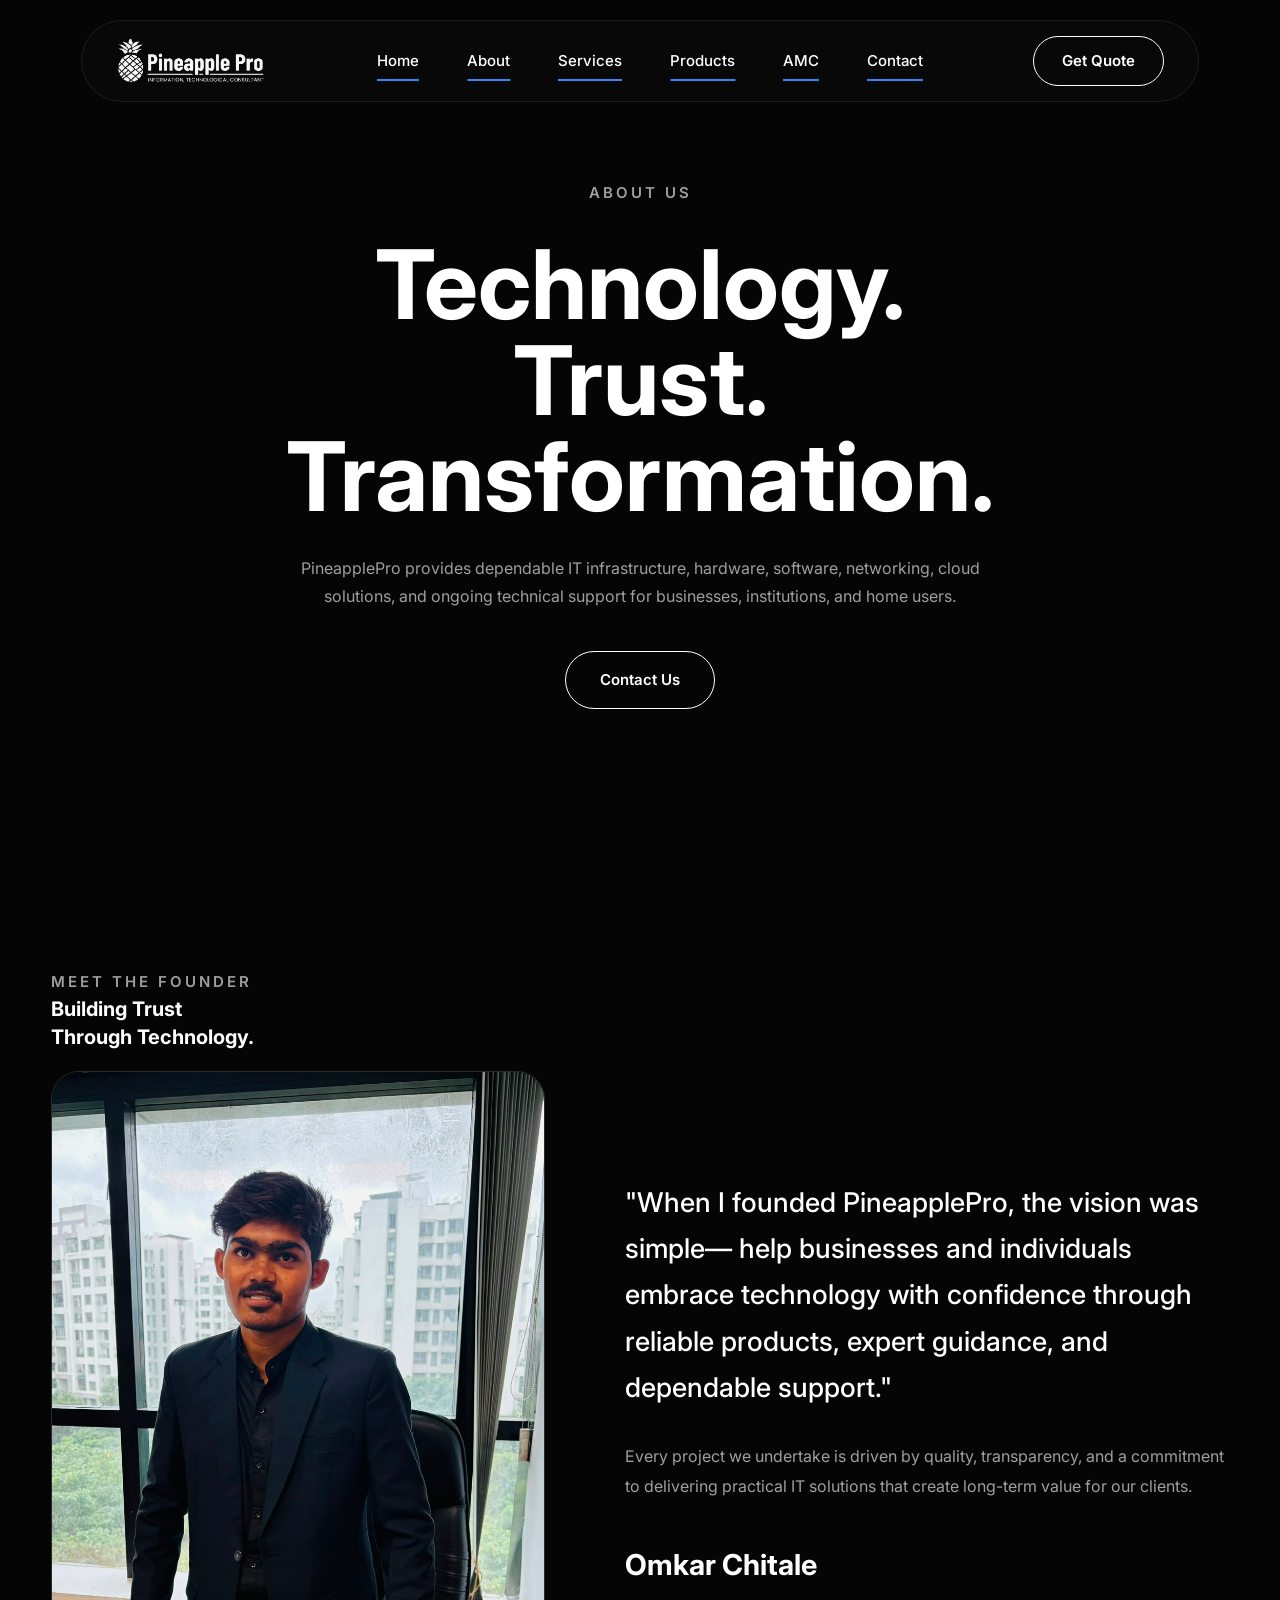
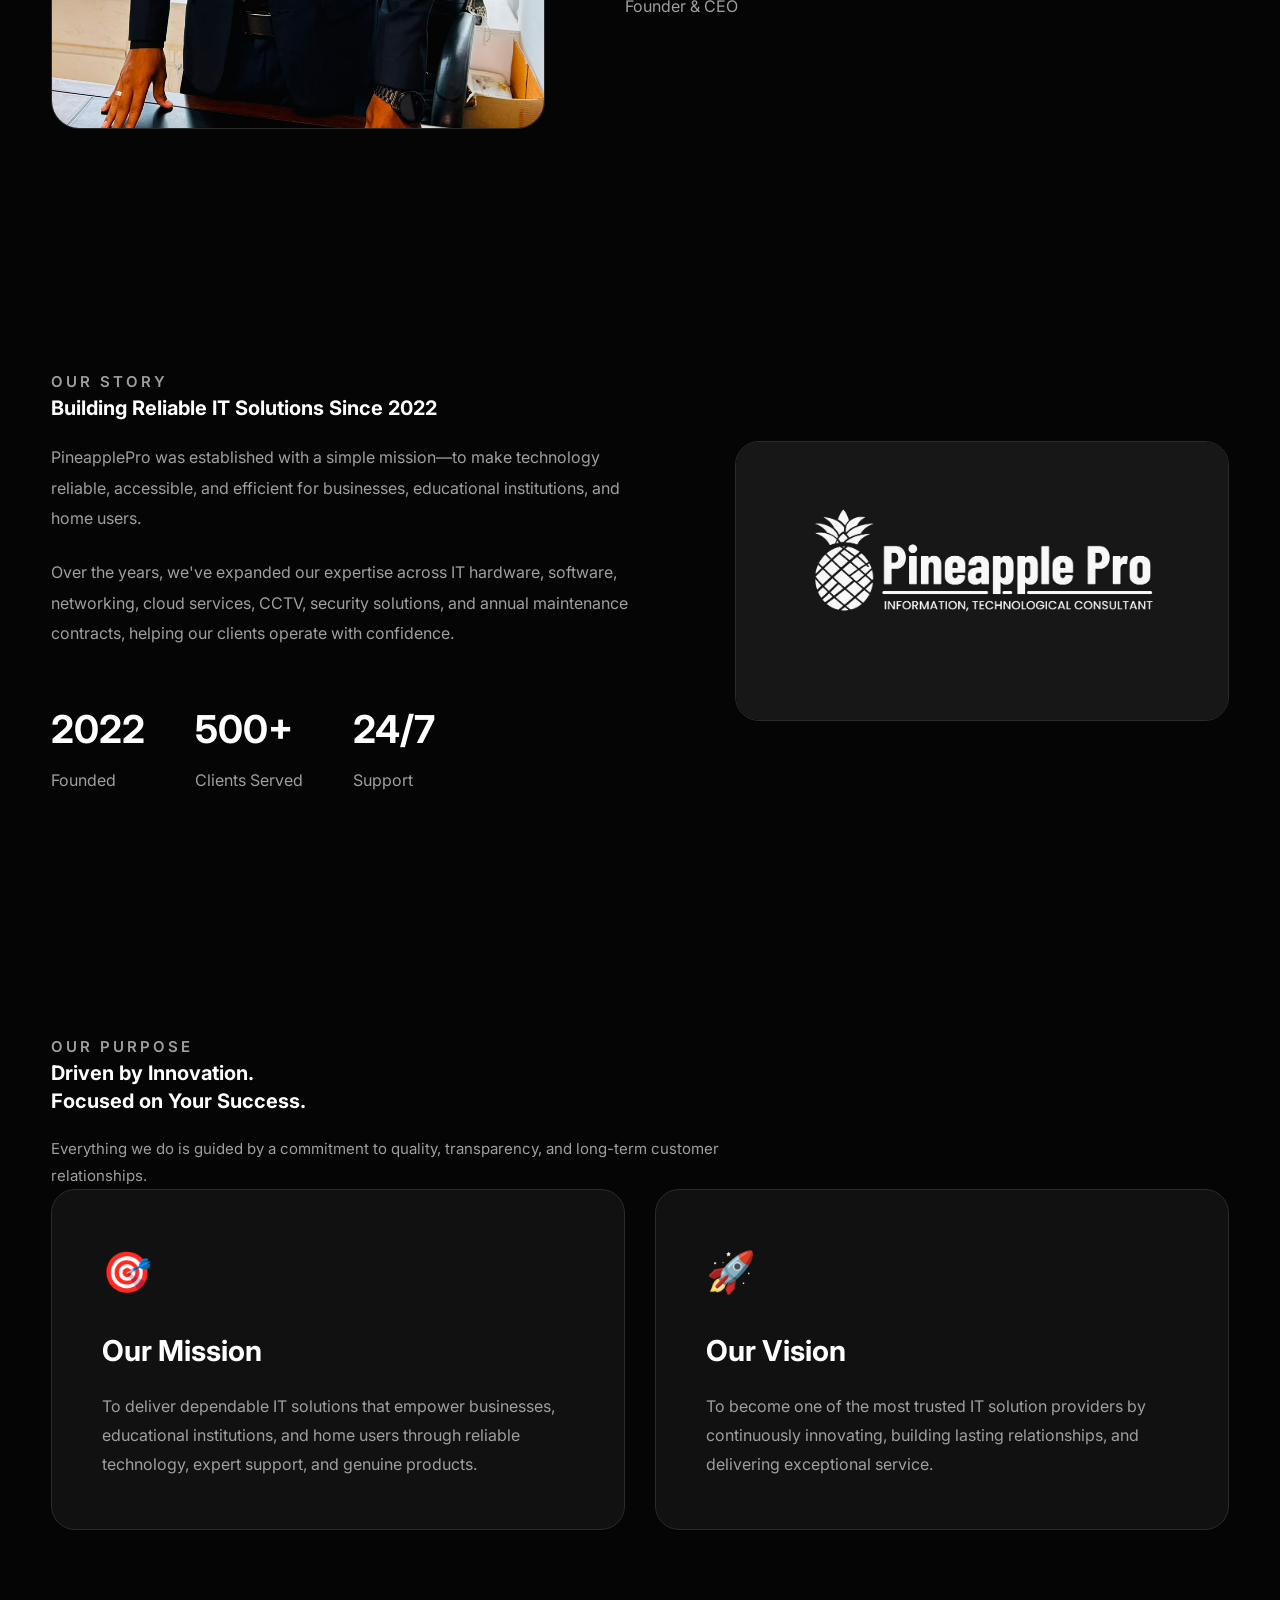
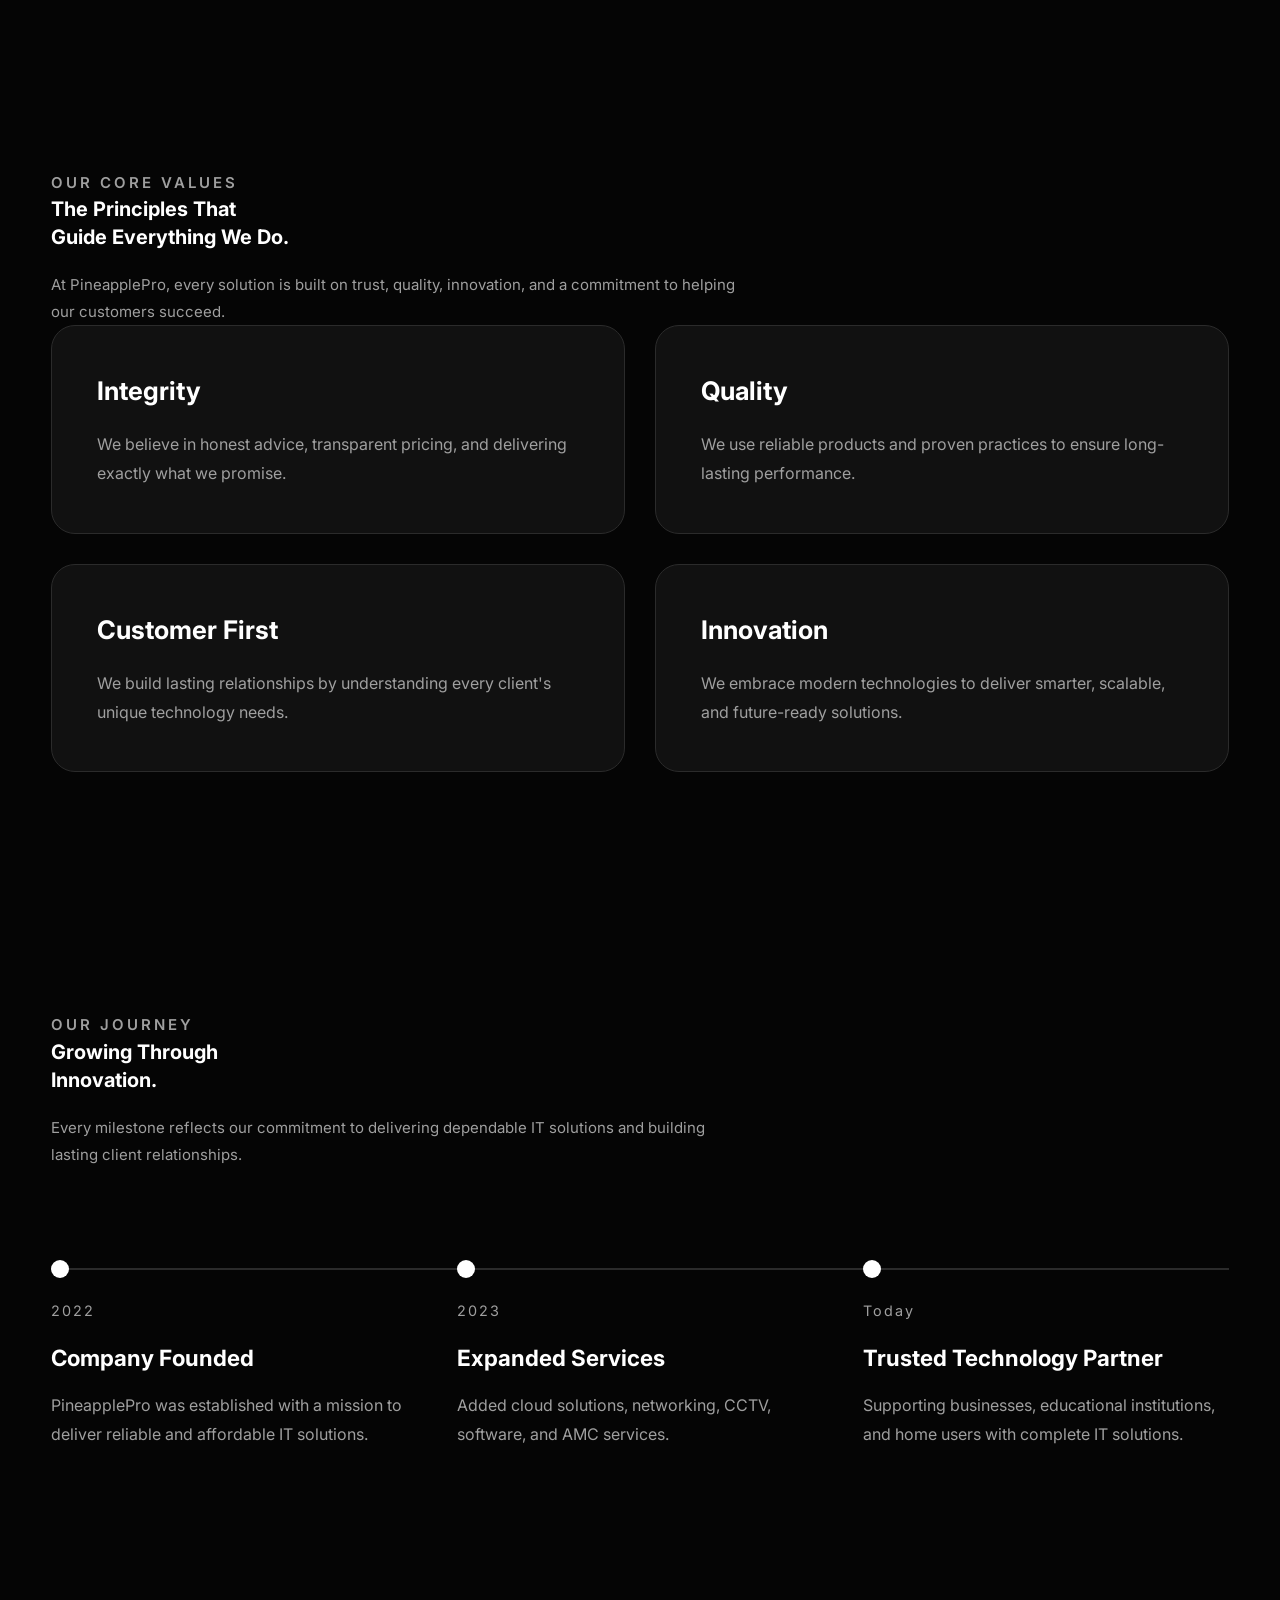
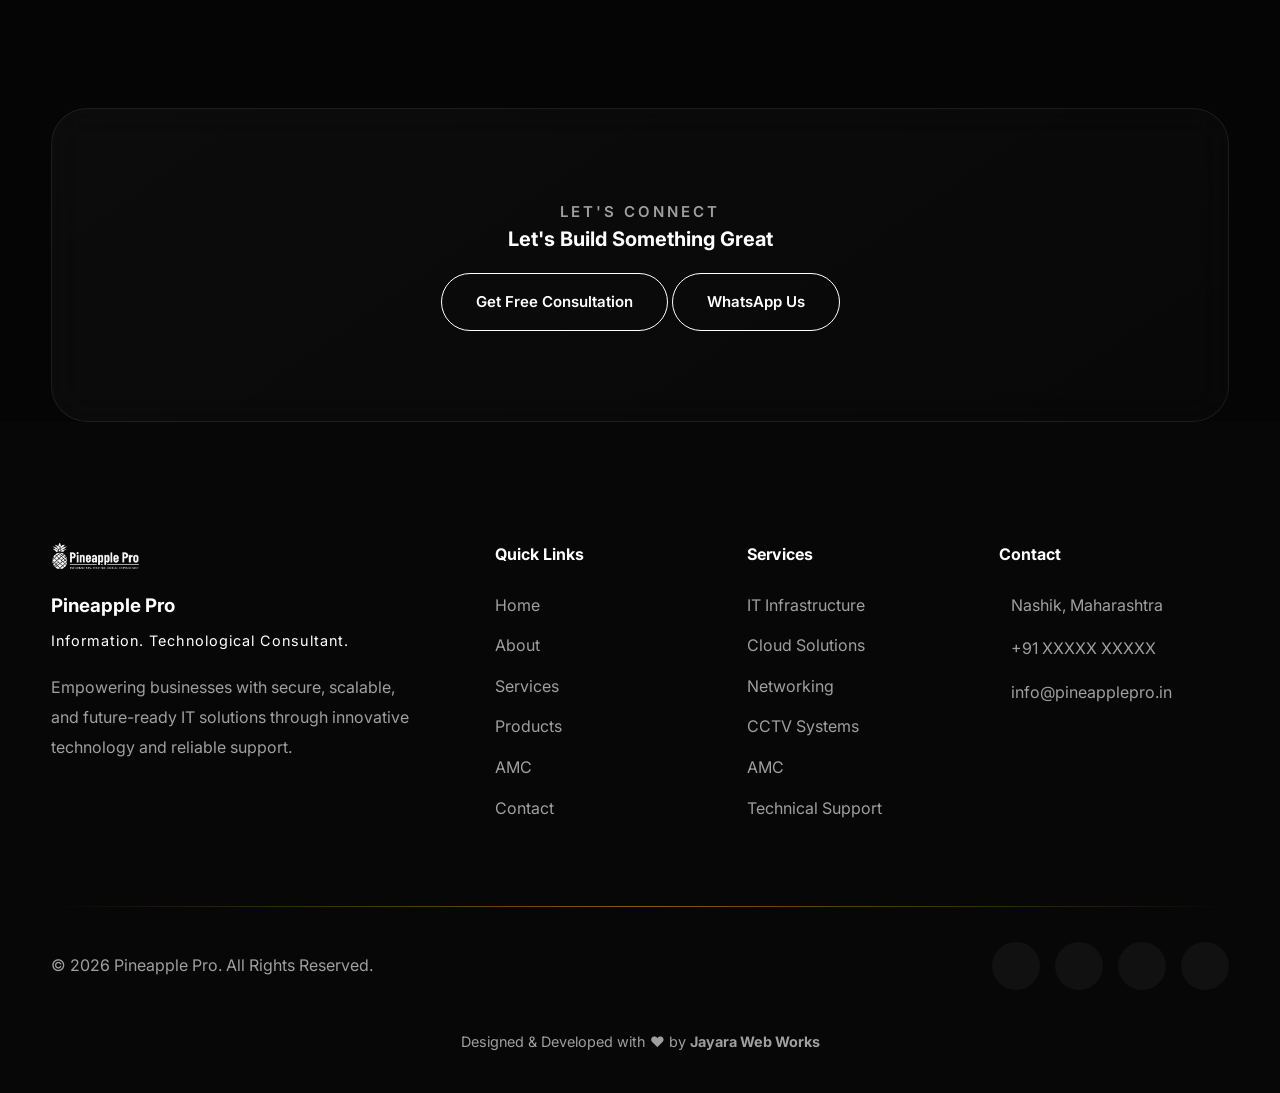
<file: about.html>
<!DOCTYPE html>
<html lang="en">

<head>

    <meta charset="UTF-8">

    <meta name="viewport" content="width=device-width, initial-scale=1.0">

    <title>PineapplePro | Premium IT Solutions</title>

    <link rel="stylesheet" href="css/global.css">
    <link rel="stylesheet" href="css/navbar.css">
    <link rel="stylesheet" href="css/footer.css">
    <link rel="stylesheet" href="css/animations.css">
    <link rel="stylesheet" href="css/about.css">
    <link rel="stylesheet" href="css/responsive.css">

</head>

<body>

   <header class="navbar">

    <div class="container nav-container">

        <a href="index.html" class="logo">
            <img src="assets/pineapple.png" alt="PineapplePro">
        </a>

        <nav class="nav-links">

            <a href="index.html" class="active">Home</a>
            <a href="about.html"class="active">About</a>
            <a href="services.html"class="active">Services</a>
            <a href="products.html"class="active">Products</a>
            <a href="amc.html"class="active">AMC</a>
            <a href="contact.html"class="active">Contact</a>

        </nav>

        <a href="contact.html" class="btn nav-btn">
            Get Quote
        </a>

        <!-- Mobile Toggle -->

        <button class="menu-toggle" aria-label="Open Menu">

            <span></span>
            <span></span>
            <span></span>

        </button>

    </div>

</header>
    <main>

<section class="about-hero">

    <div class="container">

        <span class="section-tag">
            ABOUT US
        </span>

        <h1 class="hero-title">
            Technology.
            <br>
            Trust.
            <br>
            Transformation.
        </h1>

        <p class="hero-description">
            PineapplePro provides dependable IT infrastructure,
            hardware, software, networking, cloud solutions, and
            ongoing technical support for businesses, institutions,
            and home users.
        </p>

        <a href="contact.html" class="btn btn-primary">
            Contact Us
        </a>

    </div>

</section>
        <section class="founder">

    <div class="container">

        <div class="section-heading">

            <span class="section-tag">
                MEET THE FOUNDER
            </span>

            <h2 class="section-title">
                Building Trust
                <br>
                Through Technology.
            </h2>

        </div>

        <div class="founder-grid">

            <div class="founder-image">

                <img src="assets/founder.jpg"
                     alt="Founder of PineapplePro">

            </div>

            <div class="founder-content">

                <blockquote>

                    "When I founded PineapplePro, the vision was simple—
                    help businesses and individuals embrace technology
                    with confidence through reliable products, expert
                    guidance, and dependable support."

                </blockquote>

                <p>

                    Every project we undertake is driven by quality,
                    transparency, and a commitment to delivering
                    practical IT solutions that create long-term value
                    for our clients.

                </p>

                <div class="founder-info">

                    <h3>Omkar Chitale</h3>

                    <span>Founder & CEO</span>

                </div>

            </div>

        </div>

    </div>

</section>

        <section class="our-story">

    <div class="container">

        <div class="story-grid">

            <div class="story-content">

                <span class="section-tag">
                    OUR STORY
                </span>

                <h2 class="section-title">
                    Building Reliable IT
                    Solutions Since 2022
                </h2>

                <p>
                    PineapplePro was established with a simple mission—to
                    make technology reliable, accessible, and efficient for
                    businesses, educational institutions, and home users.
                </p>

                <p>
                    Over the years, we've expanded our expertise across IT
                    hardware, software, networking, cloud services, CCTV,
                    security solutions, and annual maintenance contracts,
                    helping our clients operate with confidence.
                </p>

                <div class="story-highlights">

                    <div>
                        <h3>2022</h3>
                        <span>Founded</span>
                    </div>

                    <div>
                        <h3>500+</h3>
                        <span>Clients Served</span>
                    </div>

                    <div>
                        <h3>24/7</h3>
                        <span>Support</span>
                    </div>

                </div>

            </div>

            <div class="story-image">

                <img src="assets/about-company.jpg" alt="PineapplePro Team">

            </div>

        </div>

    </div>

</section>

       <section class="mission-vision">

    <div class="container">

        <div class="section-heading">

            <span class="section-tag">
                OUR PURPOSE
            </span>

            <h2 class="section-title">
                Driven by Innovation.
                <br>
                Focused on Your Success.
            </h2>

            <p class="section-description">
                Everything we do is guided by a commitment to quality,
                transparency, and long-term customer relationships.
            </p>

        </div>

        <div class="mission-grid">

            <div class="mission-card">

                <div class="card-icon">
                    🎯
                </div>

                <h3>Our Mission</h3>

                <p>
                    To deliver dependable IT solutions that empower
                    businesses, educational institutions, and home users
                    through reliable technology, expert support, and
                    genuine products.
                </p>

            </div>

            <div class="mission-card">

                <div class="card-icon">
                    🚀
                </div>

                <h3>Our Vision</h3>

                <p>
                    To become one of the most trusted IT solution providers
                    by continuously innovating, building lasting
                    relationships, and delivering exceptional service.
                </p>

            </div>

        </div>

    </div>

</section>

        <section class="values">

    <div class="container">

        <div class="section-heading">

            <span class="section-tag">
                OUR CORE VALUES
            </span>

            <h2 class="section-title">
                The Principles That
                <br>
                Guide Everything We Do.
            </h2>

            <p class="section-description">
                At PineapplePro, every solution is built on trust,
                quality, innovation, and a commitment to helping our
                customers succeed.
            </p>

        </div>

        <div class="values-grid">

            <div class="value-card">
                <h3>Integrity</h3>
                <p>
                    We believe in honest advice, transparent pricing,
                    and delivering exactly what we promise.
                </p>
            </div>

            <div class="value-card">
                <h3>Quality</h3>
                <p>
                    We use reliable products and proven practices to
                    ensure long-lasting performance.
                </p>
            </div>

            <div class="value-card">
                <h3>Customer First</h3>
                <p>
                    We build lasting relationships by understanding
                    every client's unique technology needs.
                </p>
            </div>

            <div class="value-card">
                <h3>Innovation</h3>
                <p>
                    We embrace modern technologies to deliver smarter,
                    scalable, and future-ready solutions.
                </p>
            </div>

        </div>

    </div>

</section>

        <section class="timeline">

    <div class="container">

        <div class="section-heading">

            <span class="section-tag">
                OUR JOURNEY
            </span>

            <h2 class="section-title">
                Growing Through
                <br>
                Innovation.
            </h2>

            <p class="section-description">
                Every milestone reflects our commitment to delivering
                dependable IT solutions and building lasting client
                relationships.
            </p>

        </div>

        <div class="timeline-wrapper">

            <div class="timeline-line"></div>

            <div class="timeline-item">

                <div class="timeline-dot"></div>

                <span class="year">2022</span>

                <h3>Company Founded</h3>

                <p>
                    PineapplePro was established with a mission to deliver
                    reliable and affordable IT solutions.
                </p>

            </div>

            <div class="timeline-item">

                <div class="timeline-dot"></div>

                <span class="year">2023</span>

                <h3>Expanded Services</h3>

                <p>
                    Added cloud solutions, networking, CCTV, software,
                    and AMC services.
                </p>

            </div>

            <div class="timeline-item">

                <div class="timeline-dot"></div>

                <span class="year">Today</span>

                <h3>Trusted Technology Partner</h3>

                <p>
                    Supporting businesses, educational institutions, and
                    home users with complete IT solutions.
                </p>

            </div>

        </div>

    </div>

</section>

         <!--==========================================
            PREMIUM CTA
===========================================-->

<section class="premium-cta">

    <div class="container">

        <div class="cta-card">

            <span class="section-tag">
                LET'S CONNECT
            </span>

            <h2 class="section-title">
                Let's Build Something Great
            </h2>

           

            <div class="cta-buttons">

                <a href="#" class="btn">
                    Get Free Consultation
                </a>

                <a href="#" class="btn btn-outline">
                    WhatsApp Us
                </a>

            </div>

          

        </div>

    </div>

</section>
        <!--==========================================
                FOOTER
===========================================-->

<footer class="footer">

    <div class="container">

        <div class="footer-top">

            <!-- Company -->

            <div class="footer-about">

                <img src="assets/pineapple.png"
                     alt="Pineapple Pro"
                     class="footer-logo">

                <h3>Pineapple Pro</h3>

                <span class="footer-tagline">
                    Information. Technological Consultant.
                </span>

                <p>
                    Empowering businesses with secure,
                    scalable, and future-ready IT
                    solutions through innovative technology
                    and reliable support.
                </p>

            </div>

            <!-- Quick Links -->

            <div class="footer-column">

                <h4>Quick Links</h4>

                <a href="index.html">Home</a>
                <a href="about.html">About</a>
                <a href="services.html">Services</a>
                <a href="products.html">Products</a>
                <a href="amc.html">AMC</a>
                <a href="contact.html">Contact</a>

            </div>

            <!-- Services -->

            <div class="footer-column">

                <h4>Services</h4>

                <a href="#">IT Infrastructure</a>
                <a href="#">Cloud Solutions</a>
                <a href="#">Networking</a>
                <a href="#">CCTV Systems</a>
                <a href="#">AMC</a>
                <a href="#">Technical Support</a>

            </div>

            <!-- Contact -->

            <div class="footer-column">

                <h4>Contact</h4>

                <p><i class="fa-solid fa-location-dot"></i> Nashik, Maharashtra</p>

                <p><i class="fa-solid fa-phone"></i> +91 XXXXX XXXXX</p>

                <p><i class="fa-solid fa-envelope"></i> info@pineapplepro.in</p>

            </div>

        </div>

        <div class="footer-divider"></div>

        <div class="footer-bottom">

            <div class="copyright">

                © 2026 Pineapple Pro.
                All Rights Reserved.

            </div>

            <div class="footer-social">

                <a href="#"><i class="fa-brands fa-linkedin-in"></i></a>

                <a href="#"><i class="fa-brands fa-instagram"></i></a>

                <a href="#"><i class="fa-brands fa-facebook-f"></i></a>

                <a href="#"><i class="fa-brands fa-whatsapp"></i></a>

            </div>

        </div>

        <div class="developer">

            Designed & Developed with ❤️ by
            <strong>Jayara Web Works</strong>

        </div>

    </div>

</footer>
</main>
    <script src="js/navbar.js"></script>
</body>

</html>
</file>
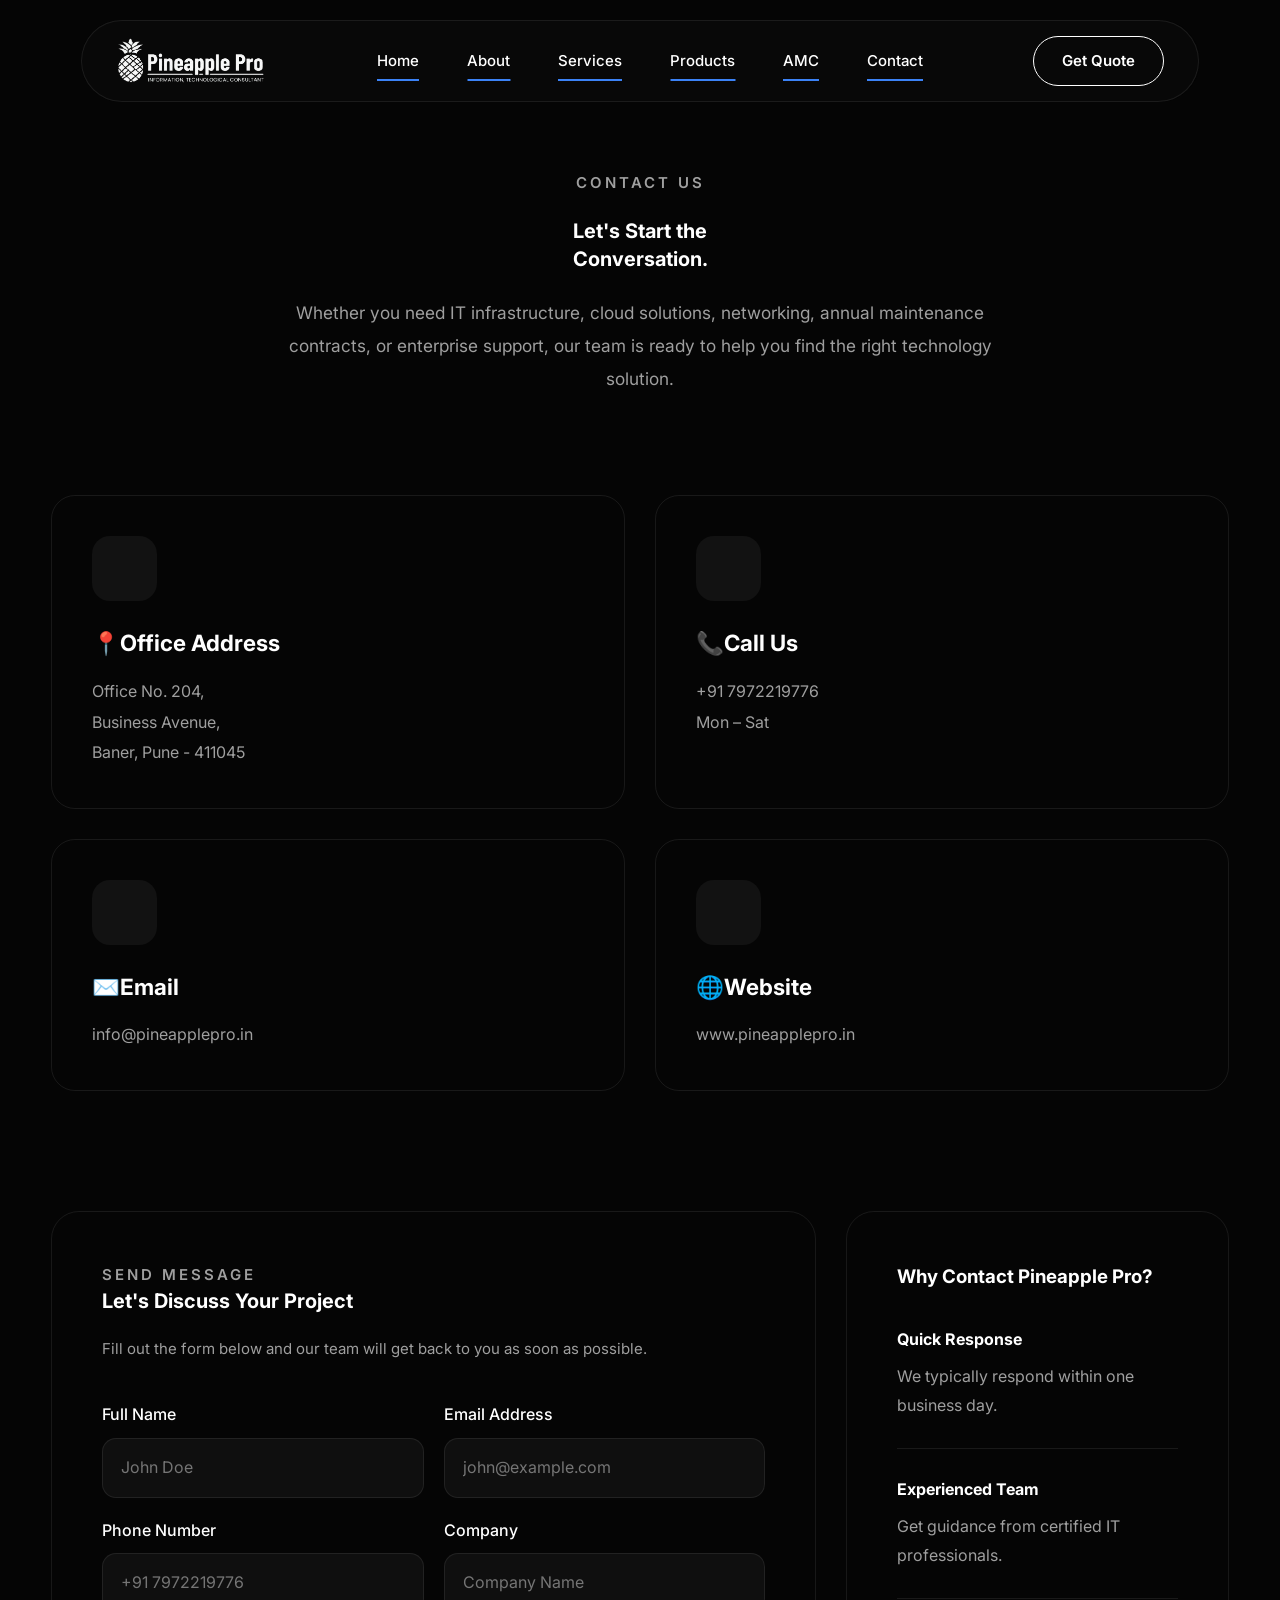
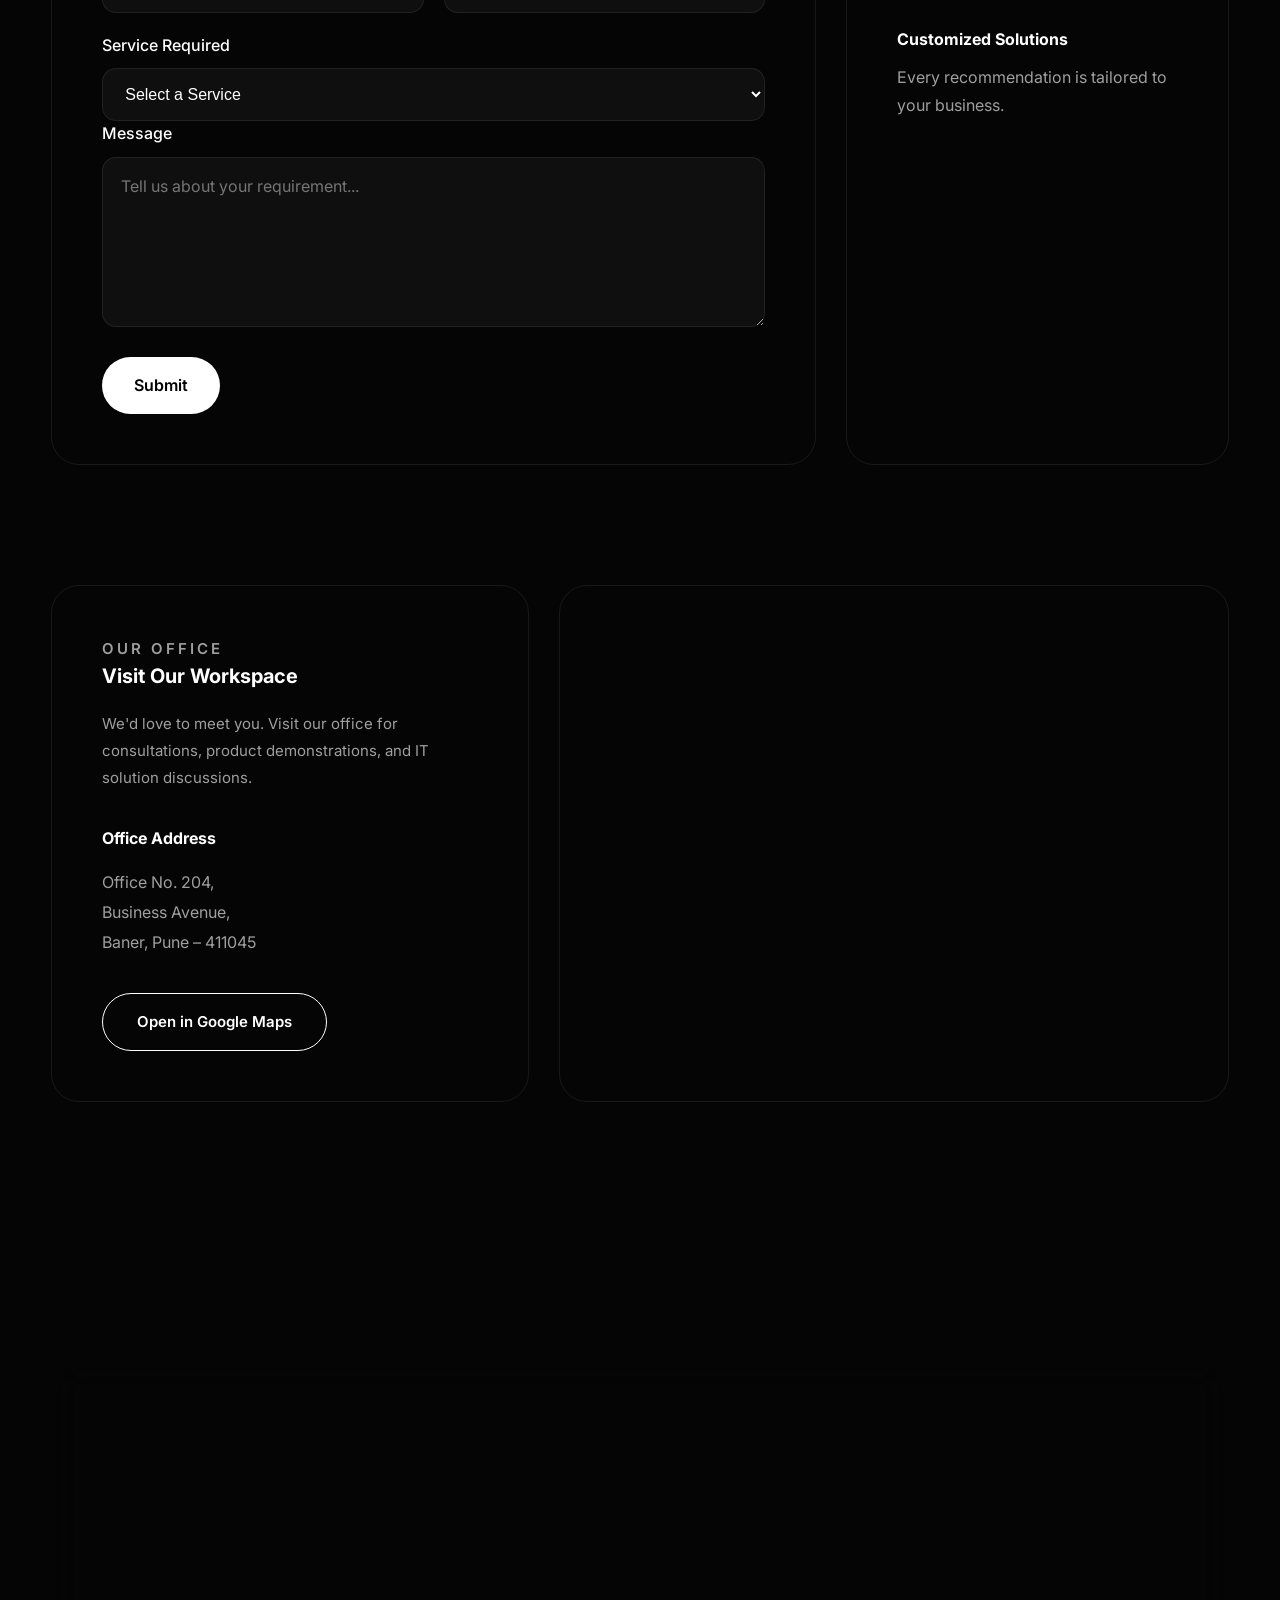
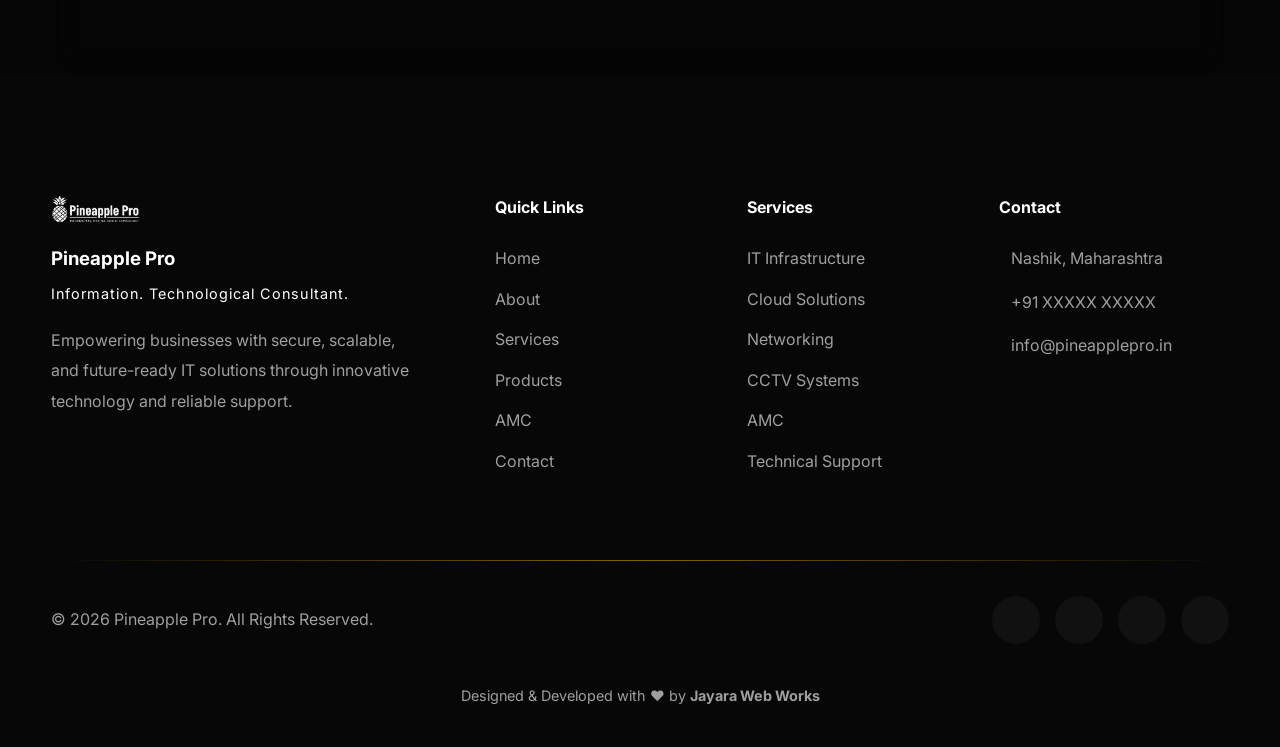
<file: contact.html>
<!DOCTYPE html>
<html lang="en">

<head>

    <meta charset="UTF-8">

    <meta name="viewport" content="width=device-width, initial-scale=1.0">

    <title>PineapplePro | Premium IT Solutions</title>

    <link rel="stylesheet" href="css/global.css">
    <link rel="stylesheet" href="css/navbar.css">
    <link rel="stylesheet" href="css/footer.css">
    <link rel="stylesheet" href="css/animations.css">
    <link rel="stylesheet" href="css/contact.css">
    <link rel="stylesheet" href="css/responsive.css">

</head>

<body>

   <header class="navbar">

    <div class="container nav-container">

        <a href="index.html" class="logo">
            <img src="assets/pineapple.png" alt="PineapplePro">
        </a>

        <nav class="nav-links">

             <a href="index.html" class="active">Home</a>
            <a href="about.html"class="active">About</a>
            <a href="services.html"class="active">Services</a>
            <a href="products.html"class="active">Products</a>
            <a href="amc.html"class="active">AMC</a>
            <a href="contact.html"class="active">Contact</a>

        </nav>

        <a href="contact.html" class="btn nav-btn">
            Get Quote
        </a>

        <!-- Mobile Toggle -->

        <button class="menu-toggle" aria-label="Open Menu">

            <span></span>
            <span></span>
            <span></span>

        </button>

    </div>

</header>
    <main>

<!-- ==========================================
                CONTACT HEADER
========================================== -->

<section class="contact-header">

    <div class="container">

        <span class="section-tag">
            CONTACT US
        </span>

        <h1 class="section-title">
            Let's Start the
            <br>
            Conversation.
        </h1>

        <p class="section-description">
            Whether you need IT infrastructure, cloud solutions,
            networking, annual maintenance contracts, or enterprise
            support, our team is ready to help you find the right
            technology solution.
        </p>

    </div>

</section>

        <!--==========================================
            CONTACT INFORMATION
===========================================-->

<section class="contact-info">

    <div class="container">

        <div class="contact-info-grid">

            <div class="contact-card">

                <div class="contact-icon">
                    <i class="fa-solid fa-location-dot"></i>
                </div>

                <h3>📍Office Address</h3>

                <p>
                    Office No. 204,<br>
                    Business Avenue,<br>
                    Baner, Pune - 411045
                </p>

            </div>

            <div class="contact-card">

                <div class="contact-icon">
                    <i class="fa-solid fa-phone"></i>
                </div>

                <h3>📞Call Us</h3>

                <p>
                    +91 7972219776<br>
                    Mon – Sat
                </p>

            </div>

            <div class="contact-card">

                <div class="contact-icon">
                    <i class="fa-solid fa-envelope"></i>
                </div>

                <h3>✉️Email</h3>

                <p>
                    info@pineapplepro.in
                </p>

            </div>

            <div class="contact-card">

                <div class="contact-icon">
                    <i class="fa-solid fa-globe"></i>
                </div>

                <h3>🌐Website</h3>

                <p>
                    www.pineapplepro.in
                </p>

            </div>

        </div>

    </div>

</section>
        <!--==========================================
                CONTACT FORM
===========================================-->

<section class="contact-form-section">

    <div class="container">

        <div class="contact-wrapper">

            <!-- Left -->

            <div class="contact-form-card">

                <span class="section-tag">
                    SEND MESSAGE
                </span>

                <h2 class="section-title">
                    Let's Discuss Your Project
                </h2>

                <p class="section-description">
                    Fill out the form below and our team will get back to you as soon as possible.
                </p>

                <form class="contact-form">

                    <div class="form-row">

                        <div class="form-group">
                            <label>Full Name</label>
                            
                            <input id="name" type="text" placeholder="John Doe">

                        </div>

                        <div class="form-group">
                            <label>Email Address</label>
                           <input id="email" type="email" placeholder="john@example.com">
                        </div>

                    </div>

                    <div class="form-row">

                        <div class="form-group">
                            <label>Phone Number</label>
                           <input id="phone" type="tel" placeholder="+91 7972219776">
                        </div>

                        <div class="form-group">
                            <label>Company</label>
                           <input id="company" type="text" placeholder="Company Name">

                        </div>

                    </div>

                    <div class="form-group">

                        <label>Service Required</label>

                        <select>

                            <option>Select a Service</option>
                            <option>IT Hardware</option>
                            <option>Cloud Solutions</option>
                            <option>Networking</option>
                            <option>AMC</option>
                            <option>Cyber Security</option>

                        </select>

                    </div>

                    <div class="form-group">

                        <label>Message</label>

                        <textarea placeholder="Tell us about your requirement..."></textarea>

                    </div>

                 <button type="button" id="whatsappBtn" class="btn-primary">
    Submit
</button>

                </form>

            </div>

            <!-- Right -->

            <div class="contact-side-card">

                <h3>Why Contact Pineapple Pro?</h3>

                <div class="side-item">

                    <h4>Quick Response</h4>

                    <p>We typically respond within one business day.</p>

                </div>

                <div class="side-item">

                    <h4>Experienced Team</h4>

                    <p>Get guidance from certified IT professionals.</p>

                </div>

                <div class="side-item">

                    <h4>Customized Solutions</h4>

                    <p>Every recommendation is tailored to your business.</p>

                </div>

            </div>

        </div>

    </div>

</section>
        <!--==========================================
            OFFICE LOCATION
===========================================-->

<section class="office-location">

    <div class="container">

        <div class="location-wrapper">

            <div class="location-content">

                <span class="section-tag">
                    OUR OFFICE
                </span>

                <h2 class="section-title">
                    Visit Our Workspace
                </h2>

                <p class="section-description">
                    We'd love to meet you. Visit our office for consultations,
                    product demonstrations, and IT solution discussions.
                </p>

                <div class="office-details">

                    <h4>Office Address</h4>

                    <p>
                        Office No. 204,<br>
                        Business Avenue,<br>
                        Baner, Pune – 411045
                    </p>

                </div>

                <a href="https://maps.google.com"
                   target="_blank"
                   class="btn">
                    Open in Google Maps
                </a>

            </div>

           <div class="map-card">

    <iframe
        src="https://www.google.com/maps/embed?pb=!1m18!1m12!1m3!1d3749.662878986186!2d73.80095899999999!3d19.980674999999998!2m3!1f0!2f0!3f0!3m2!1i1024!2i768!4f13.1!3m3!1m2!1s0x3bddeae735a2c0e5%3A0xa462783e579f3343!2sNarayan%20Nagar%20Apartment!5e0!3m2!1sen!2sin!4v1785439569118!5m2!1sen!2sin"
        width="100%"
        height="100%"
        style="border:0;"
        allowfullscreen=""
        loading="lazy"
        referrerpolicy="strict-origin-when-cross-origin">
    </iframe>

</div>
               

            </div>

        </div>

    </div>

</section>

         <!--==========================================
            PREMIUM CTA
===========================================-->

<section class="premium-cta">

    <div class="container">

        <div class="cta-card">

            <span class="section-tag">
                LET'S CONNECT
            </span>

            <h2 class="section-title">
                Let's Build Something Great
            </h2>

           

            <div class="cta-buttons">

                <a href="#" class="btn">
                    Get Free Consultation
                </a>

                <a href="#" class="btn btn-outline">
                    WhatsApp Us
                </a>

            </div>

          

        </div>

    </div>

</section>
        <!--==========================================
                FOOTER
===========================================-->

<footer class="footer">

    <div class="container">

        <div class="footer-top">

            <!-- Company -->

            <div class="footer-about">

                <img src="assets/pineapple.png"
                     alt="Pineapple Pro"
                     class="footer-logo">

                <h3>Pineapple Pro</h3>

                <span class="footer-tagline">
                    Information. Technological Consultant.
                </span>

                <p>
                    Empowering businesses with secure,
                    scalable, and future-ready IT
                    solutions through innovative technology
                    and reliable support.
                </p>

            </div>

            <!-- Quick Links -->

            <div class="footer-column">

                <h4>Quick Links</h4>

                <a href="index.html">Home</a>
                <a href="about.html">About</a>
                <a href="services.html">Services</a>
                <a href="products.html">Products</a>
                <a href="amc.html">AMC</a>
                <a href="contact.html">Contact</a>

            </div>

            <!-- Services -->

            <div class="footer-column">

                <h4>Services</h4>

                <a href="#">IT Infrastructure</a>
                <a href="#">Cloud Solutions</a>
                <a href="#">Networking</a>
                <a href="#">CCTV Systems</a>
                <a href="#">AMC</a>
                <a href="#">Technical Support</a>

            </div>

            <!-- Contact -->

            <div class="footer-column">

                <h4>Contact</h4>

                <p><i class="fa-solid fa-location-dot"></i> Nashik, Maharashtra</p>

                <p><i class="fa-solid fa-phone"></i> +91 XXXXX XXXXX</p>

                <p><i class="fa-solid fa-envelope"></i> info@pineapplepro.in</p>

            </div>

        </div>

        <div class="footer-divider"></div>

        <div class="footer-bottom">

            <div class="copyright">

                © 2026 Pineapple Pro.
                All Rights Reserved.

            </div>

            <div class="footer-social">

                <a href="#"><i class="fa-brands fa-linkedin-in"></i></a>

                <a href="#"><i class="fa-brands fa-instagram"></i></a>

                <a href="#"><i class="fa-brands fa-facebook-f"></i></a>

                <a href="#"><i class="fa-brands fa-whatsapp"></i></a>

            </div>

        </div>

        <div class="developer">

            Designed & Developed with ❤️ by
            <strong>Jayara Web Works</strong>

        </div>

    </div>

</footer>
</main>
    <script src="js/navbar.js"></script>
     <script src="js/contact.js"></script>
</body>

</html>
</file>
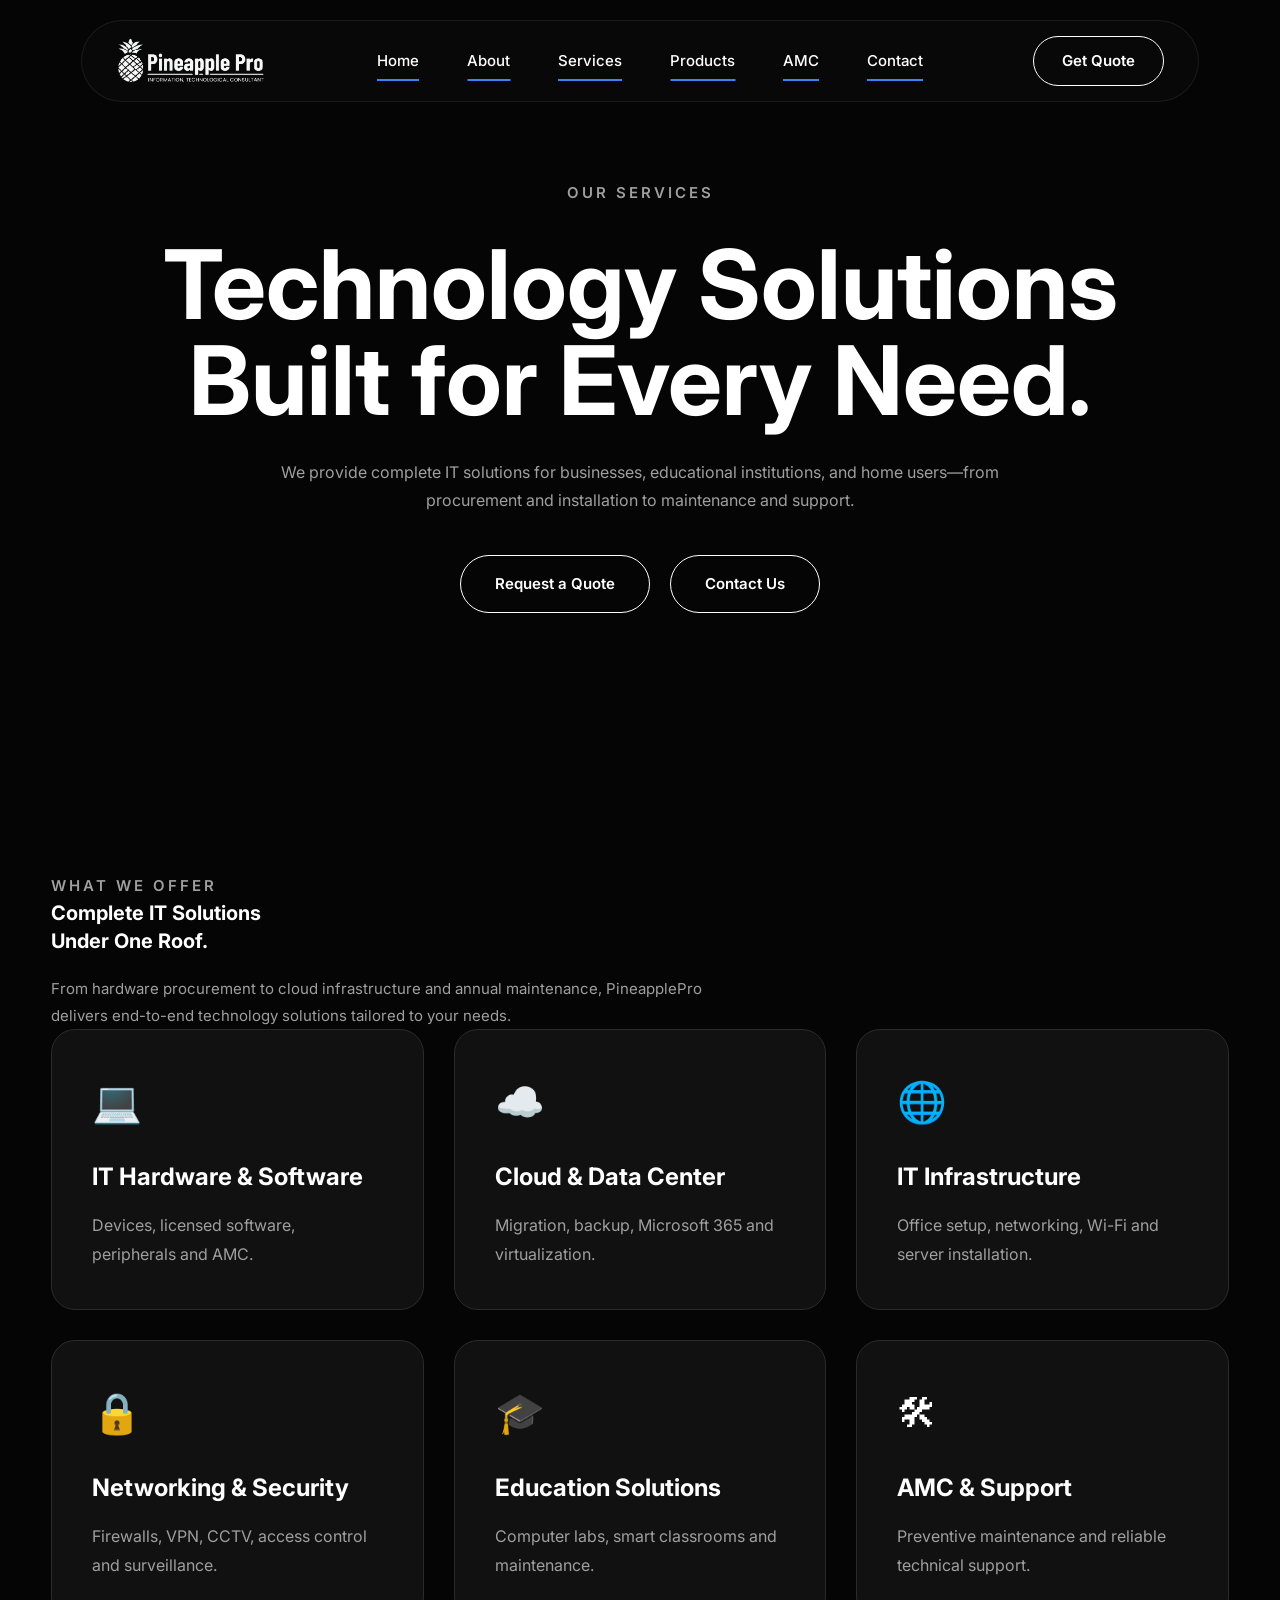
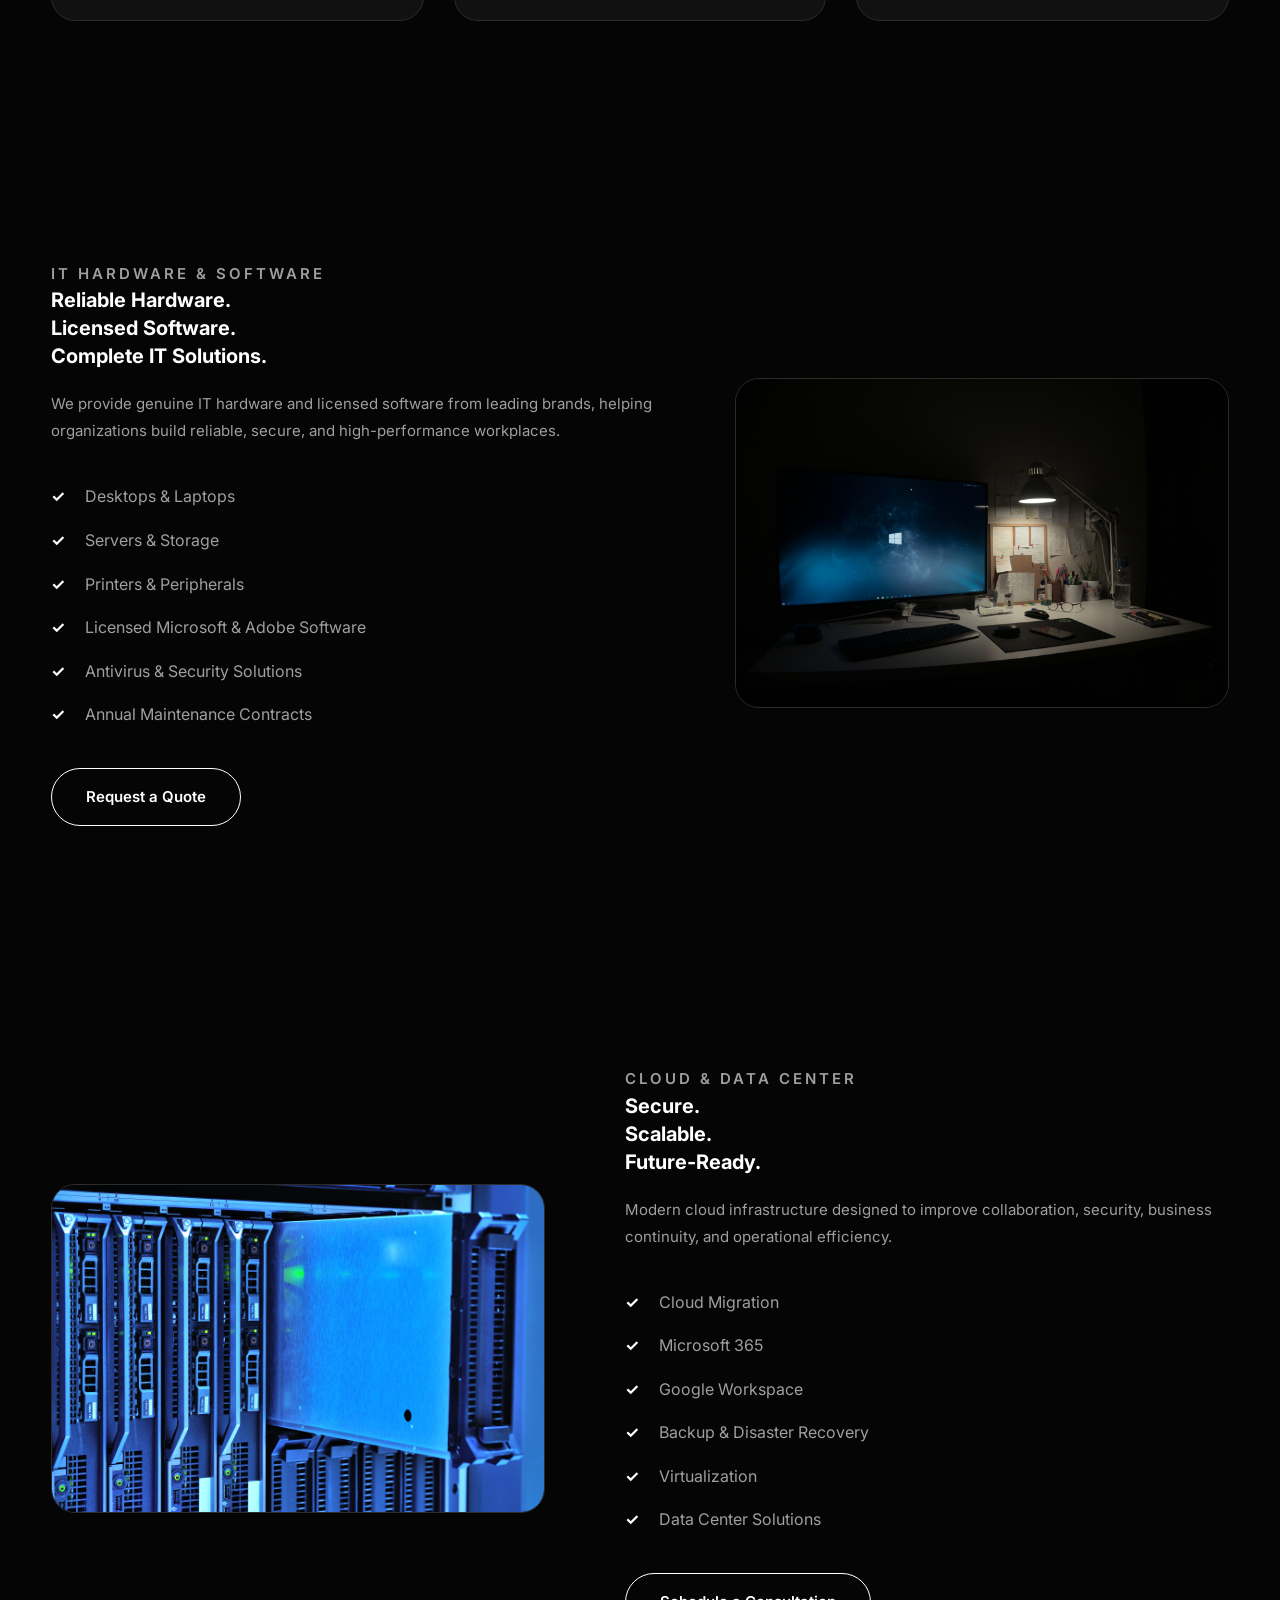
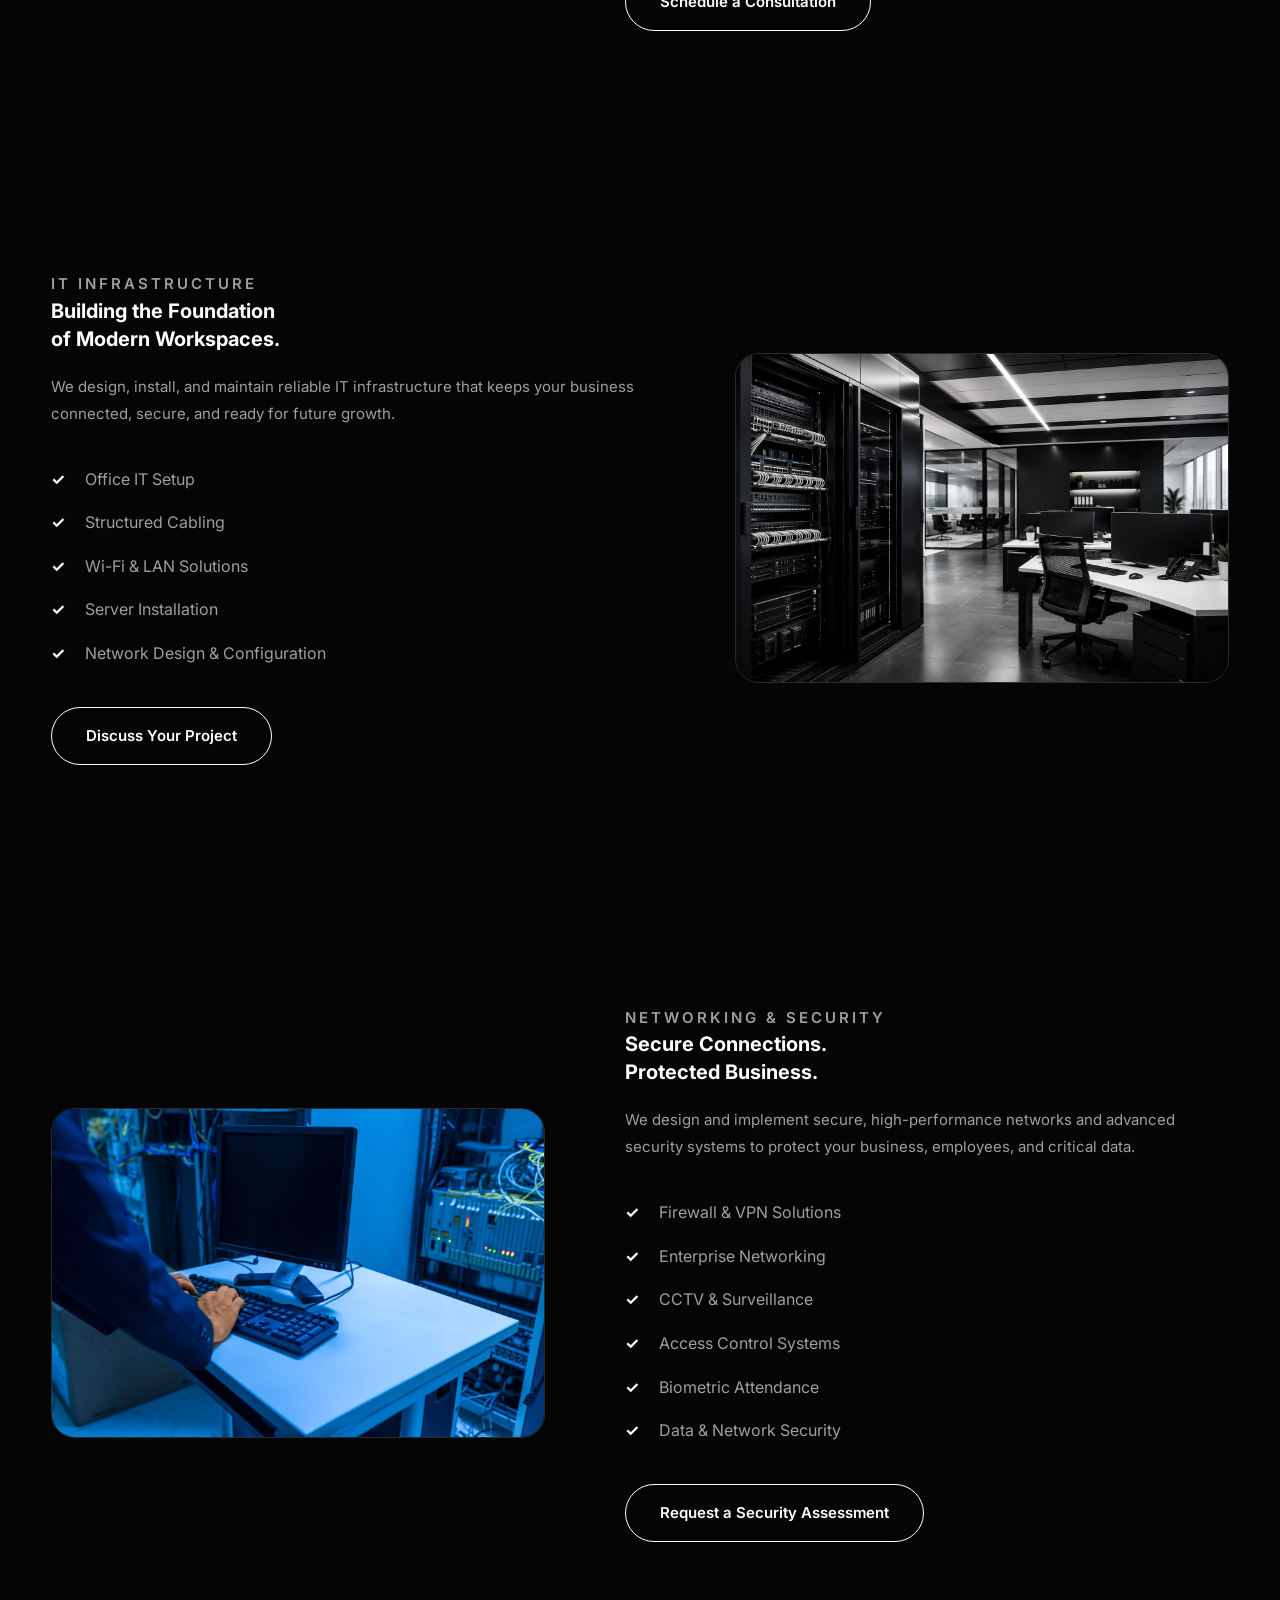
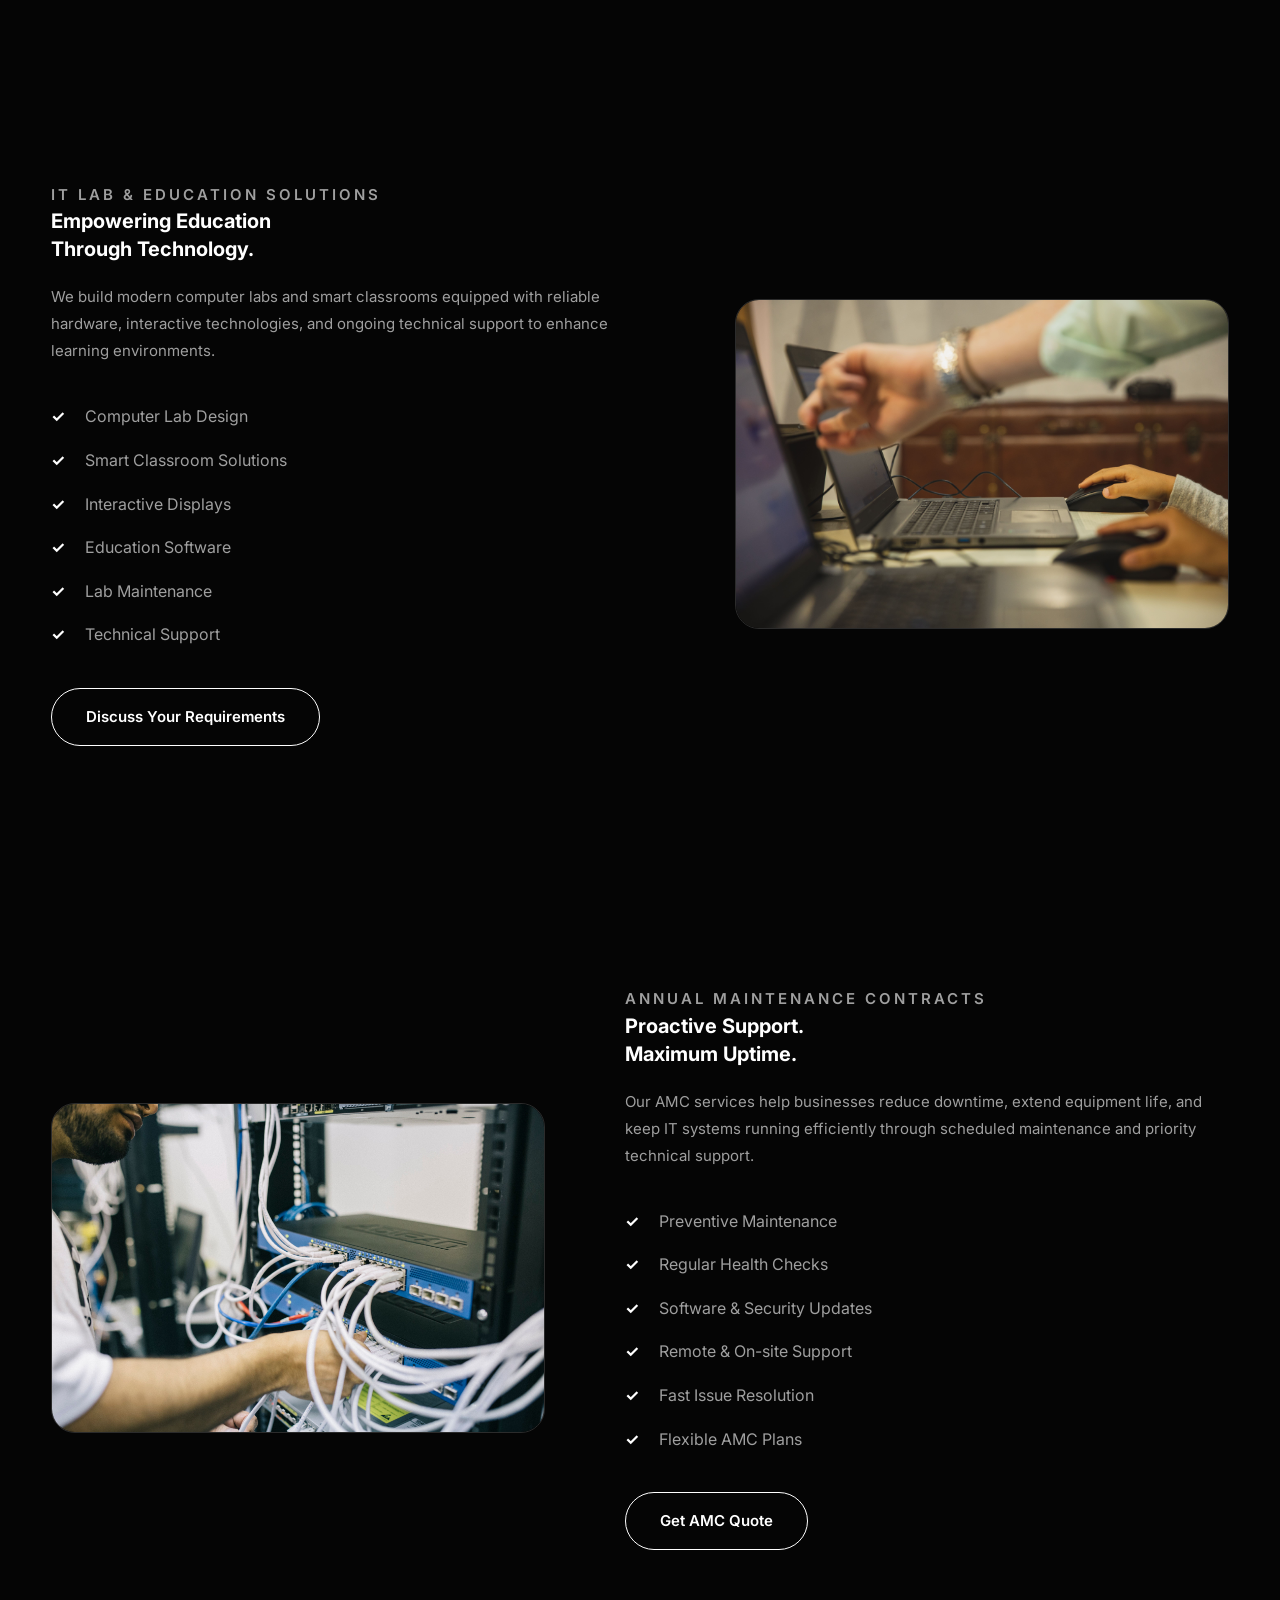
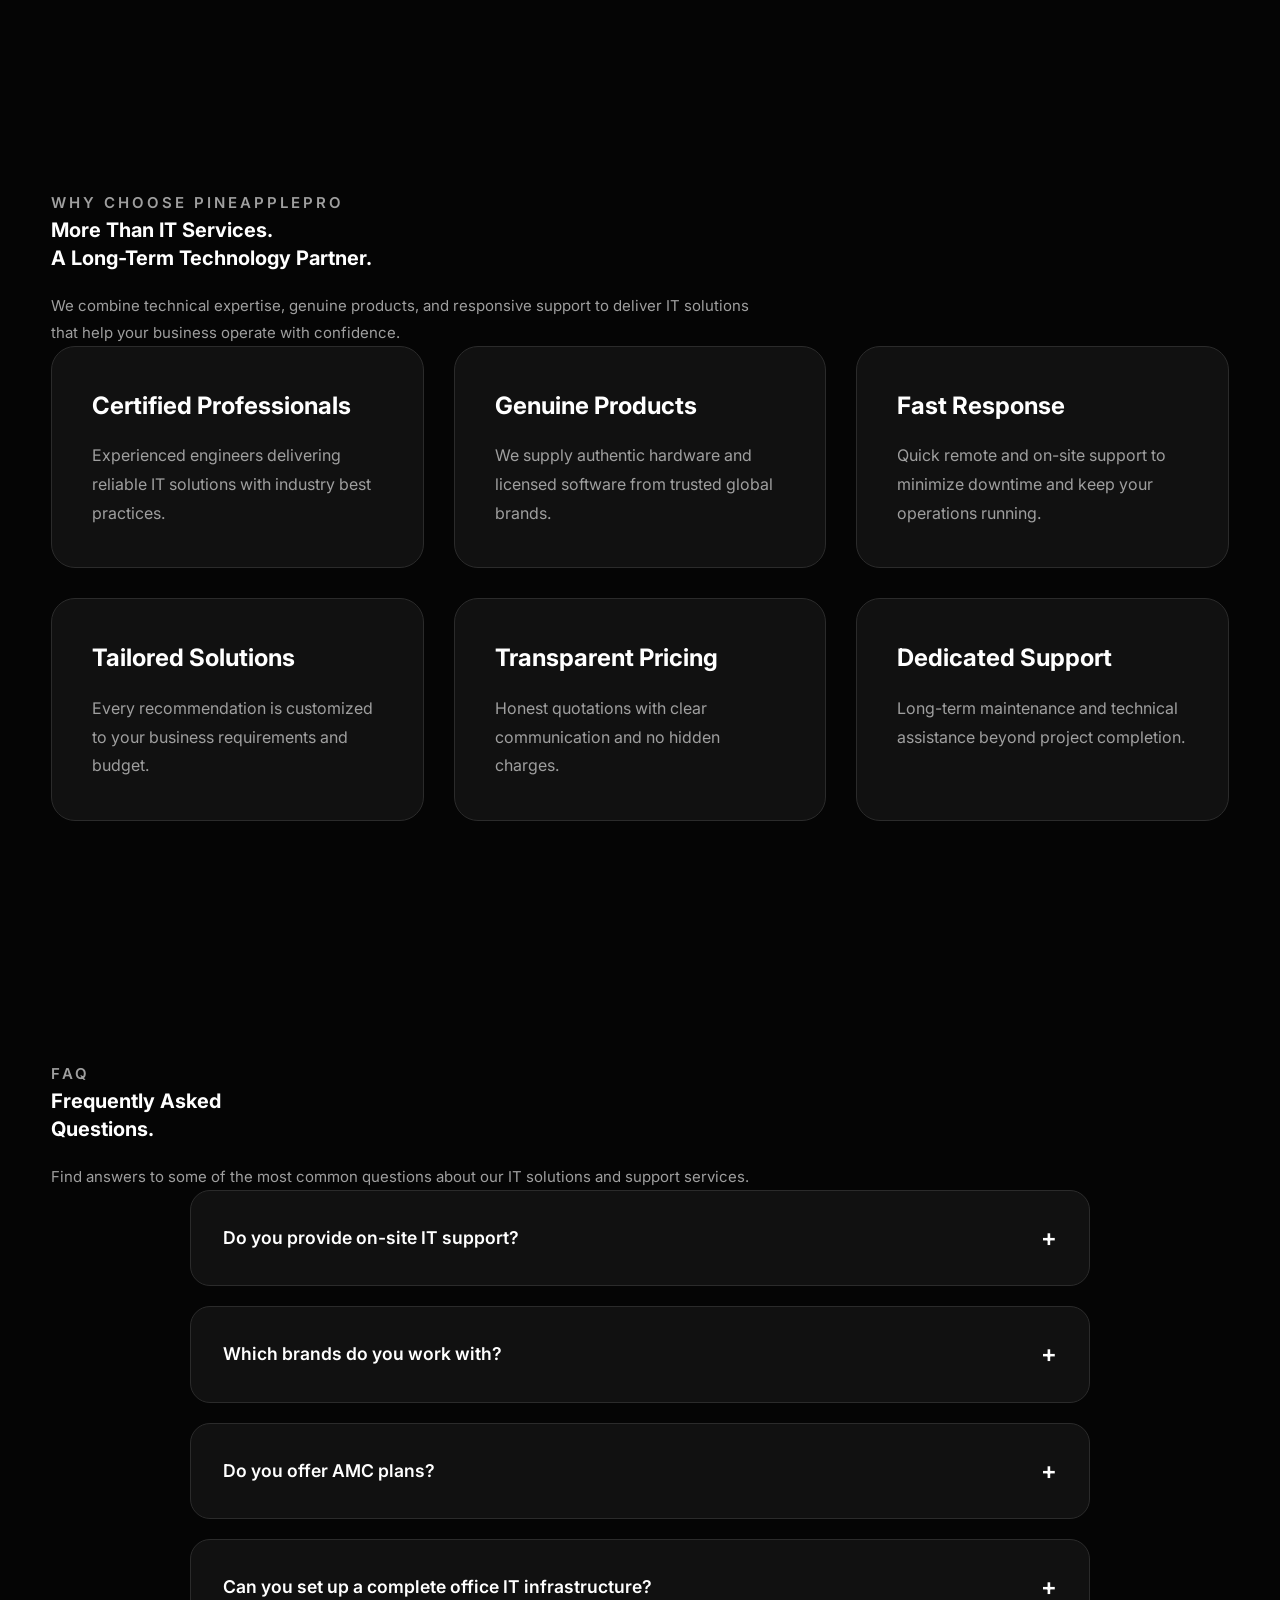
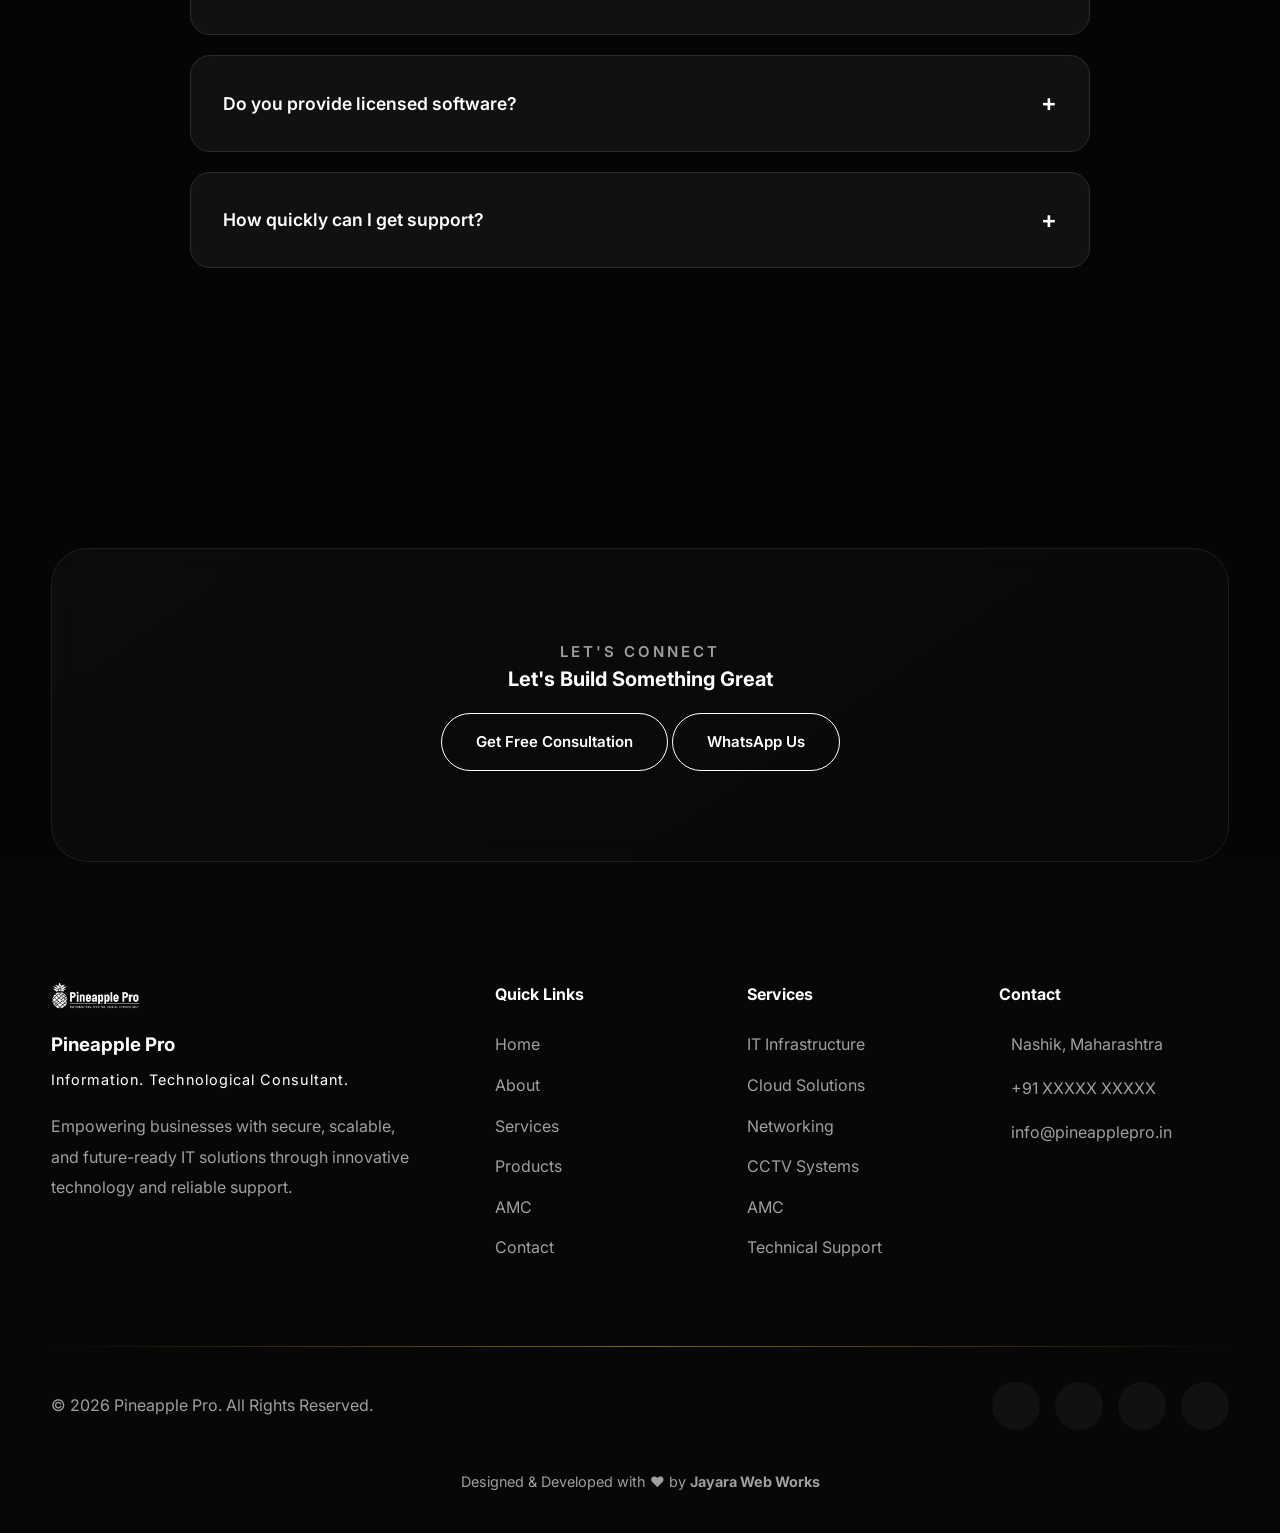
<file: services.html>
<!DOCTYPE html>
<html lang="en">

<head>

    <meta charset="UTF-8">

    <meta name="viewport" content="width=device-width, initial-scale=1.0">

    <title>PineapplePro | Premium IT Solutions</title>

    <link rel="stylesheet" href="css/global.css">
    <link rel="stylesheet" href="css/navbar.css">
    <link rel="stylesheet" href="css/footer.css">
    <link rel="stylesheet" href="css/animations.css">
    <link rel="stylesheet" href="css/services.css">
    <link rel="stylesheet" href="css/responsive.css">

</head>

<body>

   <header class="navbar">

    <div class="container nav-container">

        <a href="index.html" class="logo">
            <img src="assets/pineapple.png" alt="PineapplePro">
        </a>

        <nav class="nav-links">

         <a href="index.html" class="active">Home</a>
            <a href="about.html"class="active">About</a>
            <a href="services.html"class="active">Services</a>
            <a href="products.html"class="active">Products</a>
            <a href="amc.html"class="active">AMC</a>
            <a href="contact.html"class="active">Contact</a>

        </nav>

        <a href="contact.html" class="btn nav-btn">
            Get Quote
        </a>

        <!-- Mobile Toggle -->

        <button class="menu-toggle" aria-label="Open Menu">

            <span></span>
            <span></span>
            <span></span>

        </button>

    </div>

</header>
    <main>

<section class="services-hero">

    <div class="container">

        <span class="section-tag">
            OUR SERVICES
        </span>

        <h1 class="hero-title">
            Technology Solutions
            <br>
            Built for Every Need.
        </h1>

        <p class="hero-description">
            We provide complete IT solutions for businesses,
            educational institutions, and home users—from
            procurement and installation to maintenance and support.
        </p>

        <div class="hero-buttons">

            <a href="contact.html" class="btn btn-primary">
                Request a Quote
            </a>

            <a href="contact.html" class="btn btn-secondary">
                Contact Us
            </a>

        </div>

    </div>

</section>

        <section class="services-overview">

    <div class="container">

        <div class="section-heading">

            <span class="section-tag">
                WHAT WE OFFER
            </span>

            <h2 class="section-title">
                Complete IT Solutions
                <br>
                Under One Roof.
            </h2>

            <p class="section-description">
                From hardware procurement to cloud infrastructure and
                annual maintenance, PineapplePro delivers end-to-end
                technology solutions tailored to your needs.
            </p>

        </div>

        <div class="service-grid">

            <a href="#hardware" class="service-card">
                <div class="service-icon">💻</div>
                <h3>IT Hardware & Software</h3>
                <p>Devices, licensed software, peripherals and AMC.</p>
            </a>

            <a href="#cloud" class="service-card">
                <div class="service-icon">☁️</div>
                <h3>Cloud & Data Center</h3>
                <p>Migration, backup, Microsoft 365 and virtualization.</p>
            </a>

            <a href="#infrastructure" class="service-card">
                <div class="service-icon">🌐</div>
                <h3>IT Infrastructure</h3>
                <p>Office setup, networking, Wi-Fi and server installation.</p>
            </a>

            <a href="#security" class="service-card">
                <div class="service-icon">🔒</div>
                <h3>Networking & Security</h3>
                <p>Firewalls, VPN, CCTV, access control and surveillance.</p>
            </a>

            <a href="#education" class="service-card">
                <div class="service-icon">🎓</div>
                <h3>Education Solutions</h3>
                <p>Computer labs, smart classrooms and maintenance.</p>
            </a>

            <a href="#amc" class="service-card">
                <div class="service-icon">🛠</div>
                <h3>AMC & Support</h3>
                <p>Preventive maintenance and reliable technical support.</p>
            </a>

        </div>

    </div>

</section>
        <section class="service-detail" id="hardware">

    <div class="container">

        <div class="service-detail-grid">

            <div class="service-content">

                <span class="section-tag">
                    IT HARDWARE & SOFTWARE
                </span>

                <h2 class="section-title">
                    Reliable Hardware.
                    <br>
                    Licensed Software.
                    <br>
                    Complete IT Solutions.
                </h2>

                <p class="section-description">
                    We provide genuine IT hardware and licensed software
                    from leading brands, helping organizations build
                    reliable, secure, and high-performance workplaces.
                </p>

                <ul class="service-list">

                    <li>Desktops & Laptops</li>
                    <li>Servers & Storage</li>
                    <li>Printers & Peripherals</li>
                    <li>Licensed Microsoft & Adobe Software</li>
                    <li>Antivirus & Security Solutions</li>
                    <li>Annual Maintenance Contracts</li>

                </ul>

                <a href="contact.html" class="btn btn-primary">
                    Request a Quote
                </a>

            </div>

            <div class="service-image">

                <img src="assets/hardware.jpg"
                     alt="IT Hardware">

            </div>

        </div>

    </div>

</section>
        <section class="service-detail reverse" id="cloud">

    <div class="container">

        <div class="service-detail-grid">

            <div class="service-image">

                <img src="assets/cloud.jpg"
                     alt="Cloud & Data Center">

            </div>

            <div class="service-content">

                <span class="section-tag">
                    CLOUD & DATA CENTER
                </span>

                <h2 class="section-title">
                    Secure.
                    <br>
                    Scalable.
                    <br>
                    Future-Ready.
                </h2>

                <p class="section-description">

                    Modern cloud infrastructure designed to improve
                    collaboration, security, business continuity,
                    and operational efficiency.

                </p>

                <ul class="service-list">

                    <li>Cloud Migration</li>
                    <li>Microsoft 365</li>
                    <li>Google Workspace</li>
                    <li>Backup & Disaster Recovery</li>
                    <li>Virtualization</li>
                    <li>Data Center Solutions</li>

                </ul>

                <a href="contact.html" class="btn btn-primary">

                    Schedule a Consultation

                </a>

            </div>

        </div>

    </div>

</section>
        <section class="service-detail" id="infrastructure">

    <div class="container">

        <div class="service-detail-grid">

            <div class="service-content">

                <span class="section-tag">
                    IT INFRASTRUCTURE
                </span>

                <h2 class="section-title">
                    Building the Foundation
                    <br>
                    of Modern Workspaces.
                </h2>

                <p class="section-description">
                    We design, install, and maintain reliable IT
                    infrastructure that keeps your business connected,
                    secure, and ready for future growth.
                </p>

                <ul class="service-list">

                    <li>Office IT Setup</li>
                    <li>Structured Cabling</li>
                    <li>Wi-Fi & LAN Solutions</li>
                    <li>Server Installation</li>
                    <li>Network Design & Configuration</li>

                </ul>

                <a href="contact.html" class="btn btn-primary">
                    Discuss Your Project
                </a>

            </div>

            <div class="service-image">

                <img src="assets/infrastructure.jpg"
                     alt="IT Infrastructure">

            </div>

        </div>

    </div>

</section>

        <section class="service-detail reverse" id="security">

    <div class="container">

        <div class="service-detail-grid">

            <div class="service-image">

                <img src="assets/security.jpg"
                     alt="Networking & Security">

            </div>

            <div class="service-content">

                <span class="section-tag">
                    NETWORKING & SECURITY
                </span>

                <h2 class="section-title">
                    Secure Connections.
                    <br>
                    Protected Business.
                </h2>

                <p class="section-description">
                    We design and implement secure, high-performance
                    networks and advanced security systems to protect
                    your business, employees, and critical data.
                </p>

                <ul class="service-list">

                    <li>Firewall & VPN Solutions</li>
                    <li>Enterprise Networking</li>
                    <li>CCTV & Surveillance</li>
                    <li>Access Control Systems</li>
                    <li>Biometric Attendance</li>
                    <li>Data & Network Security</li>

                </ul>

                <a href="contact.html" class="btn btn-primary">
                    Request a Security Assessment
                </a>

            </div>

        </div>

    </div>

</section>
        <section class="service-detail" id="education">

    <div class="container">

        <div class="service-detail-grid">

            <div class="service-content">

                <span class="section-tag">
                    IT LAB & EDUCATION SOLUTIONS
                </span>

                <h2 class="section-title">
                    Empowering Education
                    <br>
                    Through Technology.
                </h2>

                <p class="section-description">
                    We build modern computer labs and smart classrooms
                    equipped with reliable hardware, interactive
                    technologies, and ongoing technical support to
                    enhance learning environments.
                </p>

                <ul class="service-list">

                    <li>Computer Lab Design</li>
                    <li>Smart Classroom Solutions</li>
                    <li>Interactive Displays</li>
                    <li>Education Software</li>
                    <li>Lab Maintenance</li>
                    <li>Technical Support</li>

                </ul>

                <a href="contact.html" class="btn btn-primary">

                    Discuss Your Requirements

                </a>

            </div>

            <div class="service-image">

                <img src="assets/education.jpg"
                     alt="IT Lab & Education Solutions">

            </div>

        </div>

    </div>

</section>
        <section class="service-detail reverse" id="amc">

    <div class="container">

        <div class="service-detail-grid">

            <div class="service-image">

                <img src="assets/amc.jpg"
                     alt="Annual Maintenance Contract">

            </div>

            <div class="service-content">

                <span class="section-tag">
                    ANNUAL MAINTENANCE CONTRACTS
                </span>

                <h2 class="section-title">
                    Proactive Support.
                    <br>
                    Maximum Uptime.
                </h2>

                <p class="section-description">

                    Our AMC services help businesses reduce downtime,
                    extend equipment life, and keep IT systems running
                    efficiently through scheduled maintenance and
                    priority technical support.

                </p>

                <ul class="service-list">

                    <li>Preventive Maintenance</li>
                    <li>Regular Health Checks</li>
                    <li>Software & Security Updates</li>
                    <li>Remote & On-site Support</li>
                    <li>Fast Issue Resolution</li>
                    <li>Flexible AMC Plans</li>

                </ul>

                <a href="contact.html" class="btn btn-primary">

                    Get AMC Quote

                </a>

            </div>

        </div>

    </div>

</section>

        <section class="why-services">

    <div class="container">

        <div class="section-heading">

            <span class="section-tag">
                WHY CHOOSE PINEAPPLEPRO
            </span>

            <h2 class="section-title">
                More Than IT Services.
                <br>
                A Long-Term Technology Partner.
            </h2>

            <p class="section-description">
                We combine technical expertise, genuine products, and
                responsive support to deliver IT solutions that help
                your business operate with confidence.
            </p>

        </div>

        <div class="why-services-grid">

            <div class="why-service-card">

                <h3>Certified Professionals</h3>

                <p>
                    Experienced engineers delivering reliable IT
                    solutions with industry best practices.
                </p>

            </div>

            <div class="why-service-card">

                <h3>Genuine Products</h3>

                <p>
                    We supply authentic hardware and licensed software
                    from trusted global brands.
                </p>

            </div>

            <div class="why-service-card">

                <h3>Fast Response</h3>

                <p>
                    Quick remote and on-site support to minimize
                    downtime and keep your operations running.
                </p>

            </div>

            <div class="why-service-card">

                <h3>Tailored Solutions</h3>

                <p>
                    Every recommendation is customized to your
                    business requirements and budget.
                </p>

            </div>

            <div class="why-service-card">

                <h3>Transparent Pricing</h3>

                <p>
                    Honest quotations with clear communication and
                    no hidden charges.
                </p>

            </div>

            <div class="why-service-card">

                <h3>Dedicated Support</h3>

                <p>
                    Long-term maintenance and technical assistance
                    beyond project completion.
                </p>

            </div>

        </div>

    </div>

</section>

        <section class="faq">

    <div class="container">

        <div class="section-heading">

            <span class="section-tag">
                FAQ
            </span>

            <h2 class="section-title">
                Frequently Asked
                <br>
                Questions.
            </h2>

            <p class="section-description">
                Find answers to some of the most common questions about
                our IT solutions and support services.
            </p>

        </div>

        <div class="faq-container">

            <div class="faq-item">

                <button class="faq-question">
                    Do you provide on-site IT support?
                    <span>+</span>
                </button>

                <div class="faq-answer">
                    <p>
                        Yes. We provide both on-site and remote support
                        depending on your requirements.
                    </p>
                </div>

            </div>

            <div class="faq-item">

                <button class="faq-question">
                    Which brands do you work with?
                    <span>+</span>
                </button>

                <div class="faq-answer">
                    <p>
                        We work with trusted brands including Dell, HP,
                        Lenovo, Microsoft, ASUS, Acer and many others.
                    </p>
                </div>

            </div>

            <div class="faq-item">

                <button class="faq-question">
                    Do you offer AMC plans?
                    <span>+</span>
                </button>

                <div class="faq-answer">
                    <p>
                        Yes. We provide flexible Annual Maintenance
                        Contracts for businesses and institutions.
                    </p>
                </div>

            </div>

            <div class="faq-item">

                <button class="faq-question">
                    Can you set up a complete office IT infrastructure?
                    <span>+</span>
                </button>

                <div class="faq-answer">
                    <p>
                        Absolutely. We handle everything from networking
                        and servers to structured cabling and security.
                    </p>
                </div>

            </div>

            <div class="faq-item">

                <button class="faq-question">
                    Do you provide licensed software?
                    <span>+</span>
                </button>

                <div class="faq-answer">
                    <p>
                        Yes. We supply genuine licensed software,
                        including Microsoft, Adobe, Tally, antivirus,
                        and more.
                    </p>
                </div>

            </div>

            <div class="faq-item">

                <button class="faq-question">
                    How quickly can I get support?
                    <span>+</span>
                </button>

                <div class="faq-answer">
                    <p>
                        Our team aims to respond promptly and provide
                        remote or on-site assistance based on the issue.
                    </p>
                </div>

            </div>

        </div>

    </div>

</section>
         <!--==========================================
            PREMIUM CTA
===========================================-->

<section class="premium-cta">

    <div class="container">

        <div class="cta-card">

            <span class="section-tag">
                LET'S CONNECT
            </span>

            <h2 class="section-title">
                Let's Build Something Great
            </h2>

           

            <div class="cta-buttons">

                <a href="#" class="btn">
                    Get Free Consultation
                </a>

                <a href="#" class="btn btn-outline">
                    WhatsApp Us
                </a>

            </div>

          

        </div>

    </div>

</section>
        <!--==========================================
                FOOTER
===========================================-->

<footer class="footer">

    <div class="container">

        <div class="footer-top">

            <!-- Company -->

            <div class="footer-about">

                <img src="assets/pineapple.png"
                     alt="Pineapple Pro"
                     class="footer-logo">

                <h3>Pineapple Pro</h3>

                <span class="footer-tagline">
                    Information. Technological Consultant.
                </span>

                <p>
                    Empowering businesses with secure,
                    scalable, and future-ready IT
                    solutions through innovative technology
                    and reliable support.
                </p>

            </div>

            <!-- Quick Links -->

            <div class="footer-column">

                <h4>Quick Links</h4>

                <a href="index.html">Home</a>
                <a href="about.html">About</a>
                <a href="services.html">Services</a>
                <a href="products.html">Products</a>
                <a href="amc.html">AMC</a>
                <a href="contact.html">Contact</a>

            </div>

            <!-- Services -->

            <div class="footer-column">

                <h4>Services</h4>

                <a href="#">IT Infrastructure</a>
                <a href="#">Cloud Solutions</a>
                <a href="#">Networking</a>
                <a href="#">CCTV Systems</a>
                <a href="#">AMC</a>
                <a href="#">Technical Support</a>

            </div>

            <!-- Contact -->

            <div class="footer-column">

                <h4>Contact</h4>

                <p><i class="fa-solid fa-location-dot"></i> Nashik, Maharashtra</p>

                <p><i class="fa-solid fa-phone"></i> +91 XXXXX XXXXX</p>

                <p><i class="fa-solid fa-envelope"></i> info@pineapplepro.in</p>

            </div>

        </div>

        <div class="footer-divider"></div>

        <div class="footer-bottom">

            <div class="copyright">

                © 2026 Pineapple Pro.
                All Rights Reserved.

            </div>

            <div class="footer-social">

                <a href="#"><i class="fa-brands fa-linkedin-in"></i></a>

                <a href="#"><i class="fa-brands fa-instagram"></i></a>

                <a href="#"><i class="fa-brands fa-facebook-f"></i></a>

                <a href="#"><i class="fa-brands fa-whatsapp"></i></a>

            </div>

        </div>

        <div class="developer">

            Designed & Developed with ❤️ by
            <strong>Jayara Web Works</strong>

        </div>

    </div>

</footer>
</main>
    <script src="js/navbar.js"></script>
     <script src="js/services.js"></script>
</body>

</html>
</file>
<file: css/global.css>
/* ===========================
   GOOGLE FONT
=========================== */

@import url('https://fonts.googleapis.com/css2?family=Inter:wght@100..900&display=swap');

/* ===========================
   RESET
=========================== */

*{
    margin:0;
    padding:0;
    box-sizing:border-box;
}

html{
    scroll-behavior:smooth;
}

body{
    min-height:100vh;
}

img{
    max-width:100%;
    display:block;
}

a{
    text-decoration:none;
    color:inherit;
}

ul{
    list-style:none;
}

button,
input,
textarea{
    font:inherit;
    border:none;
    outline:none;
    background:none;
}

button{
    cursor:pointer;
}


/* ===========================
   ROOT VARIABLES
=========================== */

:root{

    /* Colors */

    --bg:#050505;
    --surface:#111111;
    --surface-light:#181818;
    --border:#2b2b2b;

    --white:#ffffff;
    --gray:#9f9f9f;
    --light-gray:#d5d5d5;

    /* Layout */

    --container:1400px;
    --radius:22px;

    /* Transition */

    --transition:.35s ease;

    /* Shadows */

    --shadow:0 10px 40px rgba(0,0,0,.35);

}


/* ===========================
   BODY
=========================== */

body{

    background:var(--bg);

    color:var(--white);

    font-family:'Inter',sans-serif;

    overflow-x:hidden;

    line-height:1.6;

    -webkit-font-smoothing:antialiased;

}


/* ===========================
   CONTAINER
=========================== */

.container{

    width:min(92%,var(--container));

    margin-inline:auto;

}


/* ===========================
   SECTION
=========================== */

section{

    padding:120px 0;

}


/* ===========================
   TYPOGRAPHY
=========================== */

.section-tag{

    color:var(--gray);

    text-transform:uppercase;

    letter-spacing:3px;

    font-size:15px;

    font-weight:600;

    margin-bottom:16px;

}

.section-title{

    font-size:20px;

    font-weight:700;

    line-height:1.4;

    margin-bottom:20px;

}

.section-description{

    max-width:700px;

    color:var(--gray);

    font-size:15px;

    line-height:1.8;

}


/* ===========================
   BUTTONS
=========================== */

.btn{

    display:inline-flex;

    align-items:center;

    justify-content:center;

    padding:16px 34px;

    border-radius:999px;

    border:1px solid var(--white);

    color:var(--white);

    font-size:15px;

    font-weight:600;

    transition:var(--transition);

}

.btn:hover{

    background:var(--white);

    color:var(--bg);

}


/* ===========================
   SCROLLBAR
=========================== */

::-webkit-scrollbar{

    width:8px;

}

::-webkit-scrollbar-track{

    background:#0a0a0a;

}

::-webkit-scrollbar-thumb{

    background:#444;

    border-radius:20px;

}

::-webkit-scrollbar-thumb:hover{

    background:#666;

}


/* ===========================
   SELECTION
=========================== */

::selection{

    background:#ffffff;

    color:#050505;

}
</file>
<file: css/navbar.css>
/*==================================
        DESKTOP NAVBAR
==================================*/

.navbar{

    position:fixed;

    top:20px;

    left:50%;

    transform:translateX(-50%);

    width:95%;

    z-index:9999;

}

.nav-container{

    height:82px;

    display:flex;

    align-items:center;

    justify-content:space-between;

    padding:0 34px;

    border-radius:999px;

    background:rgba(12,12,12,.65);

    backdrop-filter:blur(24px);

    border:1px solid rgba(255,255,255,.08);

    transition:.35s ease;

}

.logo img{

    height:48px;

    width:auto;

}

.nav-links{

    display:flex;

    align-items:center;

    gap:48px;

}

.nav-links a{

    position:relative;

    color:#A1A1AA;

    font-size:15px;

    font-weight:500;

    transition:.35s;

}

.nav-links a:hover{

    color:#fff;

}

.nav-links a.active{

    color:#fff;

}

.nav-links a::after{

    content:"";

    position:absolute;

    left:50%;

    bottom:-8px;

    width:0;

    height:2px;

    background:#3B82F6;

    transform:translateX(-50%);

    transition:.35s;

}

.nav-links a:hover::after,
.nav-links a.active::after{

    width:100%;

}

.nav-btn{

    height:50px;

    padding:0 28px;

}

.menu-toggle{

    display:none;

}


/*==================================
        TABLET
==================================*/

@media(max-width:1024px){

.nav-container{

    height:74px;

    padding:0 24px;

}

.logo img{

    height:42px;

}

.nav-links{

    display:none;

}

.nav-btn{

    display:none;

}

.menu-toggle{

    display:flex;

    width:46px;

    height:46px;

    align-items:center;

    justify-content:center;

    flex-direction:column;

    gap:6px;

}

.menu-toggle span{

    width:24px;

    height:2px;

    background:#fff;

    transition:.35s;

}

}


/*==================================
        MOBILE
==================================*/

@media(max-width:767px){

.navbar{

    width:94%;

    top:15px;

}

.nav-container{

    height:68px;

    padding:0 18px;

}

.logo img{

    height:36px;

}

.menu-toggle{

    width:42px;

    height:42px;

}

.menu-toggle span{

    width:22px;

}

}


/*==================================
        MOBILE MENU
==================================*/

.mobile-menu{

    position:fixed;

    top:0;

    right:-100%;

    width:320px;

    height:100vh;

    background:#080808;

    backdrop-filter:blur(30px);

    transition:.45s ease;

    z-index:99999;

    padding:120px 40px;

}

.mobile-menu.active{

    right:0;

}

.mobile-menu a{

    display:block;

    color:#fff;

    font-size:20px;

    margin-bottom:30px;

}

.mobile-menu .btn{

    width:100%;

    margin-top:30px;

}
</file>
<file: css/footer.css>
/*=========================
        FOOTER
=========================*/

.footer{

    background:#070707;

    padding:120px 0 40px;

    position:relative;

}

.footer-top{

    display:grid;

    grid-template-columns:2fr 1fr 1fr 1.2fr;

    gap:60px;

}

.footer-logo{

    width:90px;

    margin-bottom:20px;

}

.footer-about h3{

    margin-bottom:8px;

}

.footer-tagline{

    color:var(--primary);

    display:block;

    margin-bottom:20px;

    letter-spacing:1px;

    font-size:.9rem;

}

.footer-about p{

    color:var(--gray);

    line-height:1.9;

    max-width:360px;

}

.footer-column h4{

    margin-bottom:25px;

}

.footer-column{

    display:flex;

    flex-direction:column;

}

.footer-column a{

    color:var(--gray);

    text-decoration:none;

    margin-bottom:15px;

    transition:.3s;

}

.footer-column a:hover{

    color:var(--primary);

    padding-left:8px;

}

.footer-column p{

    color:var(--gray);

    margin-bottom:18px;

    display:flex;

    gap:12px;

    align-items:flex-start;

}

.footer-column i{

    color:var(--primary);

    margin-top:4px;

}

.footer-divider{

    margin:70px 0 35px;

    height:1px;

    background:linear-gradient(
        to right,
        transparent,
        rgba(255,184,0,.5),
        transparent
    );

}

.footer-bottom{

    display:flex;

    justify-content:space-between;

    align-items:center;

    flex-wrap:wrap;

    gap:20px;

}

.copyright{

    color:var(--gray);

}

.footer-social{

    display:flex;

    gap:15px;

}

.footer-social a{

    width:48px;

    height:48px;

    border-radius:50%;

    background:rgba(255,255,255,.04);

    display:flex;

    align-items:center;

    justify-content:center;

    color:#fff;

    transition:.35s;

    text-decoration:none;

}

.footer-social a:hover{

    background:var(--primary);

    color:#000;

    transform:translateY(-5px);

}

.developer{

    text-align:center;

    margin-top:40px;

    color:var(--gray);

    font-size:.9rem;

}

.developer strong{

    color:var(--primary);

}
</file>
<file: css/animations.css>

</file>
<file: css/about.css>
.about-hero{

    padding:180px 0 140px;

    text-align:center;

}

.about-hero .hero-title{

    font-size:clamp(3.5rem,8vw,6rem);

    line-height:1;

    margin:30px 0;

}

.about-hero .hero-description{

    max-width:700px;

    margin:0 auto 40px;

    color:var(--gray);

    line-height:1.8;

}

/*==================================
        OUR STORY
==================================*/

.our-story{

    padding:120px 0;

}

.story-grid{

    display:grid;

    grid-template-columns:1.1fr .9fr;

    gap:80px;

    align-items:center;

}

.story-content p{

    color:var(--gray);

    line-height:1.9;

    margin-bottom:24px;

}

.story-highlights{

    display:flex;

    gap:50px;

    margin-top:50px;

}

.story-highlights h3{

    font-size:2.4rem;

    margin-bottom:8px;

}

.story-highlights span{

    color:var(--gray);

}

.story-image img{

    width:100%;

    border-radius:24px;

    border:1px solid var(--border);

    display:block;

}

/*==================================
      MISSION & VISION
==================================*/

.mission-vision{

    padding:120px 0;

}

.mission-grid{

    display:grid;

    grid-template-columns:repeat(2,1fr);

    gap:30px;

}

.mission-card{

    background:var(--surface);

    border:1px solid var(--border);

    border-radius:24px;

    padding:50px;

    transition:.35s;

}

.mission-card:hover{

    transform:translateY(-8px);

    border-color:#fff;

}

.card-icon{

    font-size:2.5rem;

    margin-bottom:24px;

}

.mission-card h3{

    margin-bottom:18px;

    font-size:1.8rem;

}

.mission-card p{

    color:var(--gray);

    line-height:1.8;

}

/*==================================
          CORE VALUES
==================================*/

.values{

    padding:120px 0;

}

.values-grid{

    display:grid;

    grid-template-columns:repeat(2,1fr);

    gap:30px;

}

.value-card{

    padding:45px;

    border:1px solid var(--border);

    border-radius:24px;

    background:var(--surface);

    transition:.35s;

}

.value-card:hover{

    transform:translateY(-8px);

    border-color:#fff;

}

.value-card h3{

    font-size:1.6rem;

    margin-bottom:18px;

}

.value-card p{

    color:var(--gray);

    line-height:1.8;

}

/*==================================
        FOUNDER
==================================*/

.founder{

    padding:120px 0;

}

.founder-grid{

    display:grid;

    grid-template-columns:.9fr 1.1fr;

    gap:80px;

    align-items:center;

}

.founder-image img{

    width:100%;

    display:block;

    border-radius:28px;

    border:1px solid var(--border);

}

.founder-content blockquote{

    font-size:1.7rem;

    line-height:1.7;

    font-weight:500;

    margin-bottom:30px;

}

.founder-content p{

    color:var(--gray);

    line-height:1.9;

    margin-bottom:40px;

}

.founder-info h3{

    font-size:1.8rem;

    margin-bottom:6px;

}

.founder-info span{

    color:var(--gray);

}

/*==================================
          TIMELINE
==================================*/

.timeline{

    padding:120px 0;

}

.timeline-wrapper{

    position:relative;

    display:grid;

    grid-template-columns:repeat(3,1fr);

    gap:40px;

    margin-top:80px;

}

.timeline-line{

    position:absolute;

    top:20px;

    left:0;

    width:100%;

    height:2px;

    background:var(--border);

}

.timeline-item{

    position:relative;

    padding-top:50px;

}

.timeline-dot{

    position:absolute;

    top:12px;

    width:18px;

    height:18px;

    border-radius:50%;

    background:#fff;

}

.year{

    display:inline-block;

    font-size:.9rem;

    letter-spacing:2px;

    color:var(--gray);

    margin-bottom:18px;

}

.timeline-item h3{

    margin-bottom:15px;

    font-size:1.4rem;

}

.timeline-item p{

    color:var(--gray);

    line-height:1.8;

}
/*=============================
        PREMIUM CTA
=============================*/

.premium-cta{

    padding:140px 0 0;

    position:relative;

    z-index:5;

}

.cta-card{

    background:linear-gradient(
        145deg,
        rgba(255,255,255,.03),
        rgba(255,255,255,.015)
    );

    backdrop-filter:blur(18px);

    border:1px solid rgba(255,255,255,.08);

    border-radius:36px;

    padding:90px 70px;

    text-align:center;

    position:relative;

    overflow:hidden;

}
</file>
<file: css/responsive.css>

</file>
<file: css/contact.css>
/*==================================
        CONTACT HEADER
==================================*/

.contact-header{

    padding:170px 0 100px;

    text-align:center;

}

.contact-header .section-tag{

    display:inline-block;

    margin-bottom:22px;

}

.contact-header .section-title{

    max-width:750px;

    margin:0 auto 24px;

}

.contact-header .section-description{

    max-width:720px;

    margin:0 auto;

    color:var(--gray);

    line-height:1.9;

    font-size:1.08rem;

}

/*==================================
        CONTACT INFORMATION
==================================*/

.contact-info{

    padding:0 0 120px;

}

.contact-info-grid{

    display:grid;

    grid-template-columns:repeat(2,1fr);

    gap:30px;

}

.contact-card{

    background:var(--secondary);

    border:1px solid rgba(255,255,255,.08);

    border-radius:24px;

    padding:40px;

    transition:.35s ease;

}

.contact-card:hover{

    transform:translateY(-8px);

    border-color:rgba(255,255,255,.18);

}

.contact-icon{

    width:65px;

    height:65px;

    border-radius:18px;

    display:flex;

    align-items:center;

    justify-content:center;

    background:rgba(255,255,255,.05);

    font-size:1.4rem;

    margin-bottom:24px;

}

.contact-card h3{

    margin-bottom:15px;

    font-size:1.4rem;

}

.contact-card p{

    color:var(--gray);

    line-height:1.9;

}

/*==================================
        CONTACT FORM
==================================*/

.contact-form-section{

    padding:0 0 120px;

}

.contact-wrapper{

    display:grid;

    grid-template-columns:2fr 1fr;

    gap:30px;

}

.contact-form-card,
.contact-side-card{

    background:var(--secondary);

    border:1px solid rgba(255,255,255,.08);

    border-radius:28px;

    padding:50px;

}

.contact-form{

    margin-top:40px;

}

.form-row{

    display:grid;

    grid-template-columns:repeat(2,1fr);

    gap:20px;

    margin-bottom:20px;

}

.form-group{

    display:flex;

    flex-direction:column;

}

.form-group label{

    margin-bottom:10px;

    font-weight:500;

}

.form-group input,
.form-group select,
.form-group textarea{

    width:100%;

    padding:16px 18px;

    background:#0f0f0f;

    border:1px solid rgba(255,255,255,.08);

    border-radius:14px;

    color:#fff;

    font-size:16px;

    outline:none;

    transition:.3s;

}

.form-group input:focus,
.form-group select:focus,
.form-group textarea:focus{

    border-color:#fff;

}

textarea{

    min-height:170px;

    resize:vertical;

}

.contact-form button{

    margin-top:25px;

}

.contact-side-card h3{

    margin-bottom:35px;

}
.btn-primary{
    display:inline-flex;
    align-items:center;
    justify-content:center;
    padding:16px 32px;
    background:#ffffff;
    color:#000000;
    border:none;
    border-radius:999px;
    font-size:16px;
    font-weight:600;
    cursor:pointer;
    transition:.3s;
}

.btn-primary:hover{
    background:#e5e5e5;
}

.contact-form .btn-primary{
    display:inline-flex;
    align-items:center;
    justify-content:center;
    gap:10px;
    padding:16px 32px;
    background:#fff;
    color:#000;
    border:none;
    border-radius:999px;
    font-size:16px;
    font-weight:600;
    cursor:pointer;
    margin-top:30px;
}

.side-item{

    padding-bottom:28px;

    margin-bottom:28px;

    border-bottom:1px solid rgba(255,255,255,.08);

}

.side-item:last-child{

    margin-bottom:0;

    padding-bottom:0;

    border:none;

}

.side-item h4{

    margin-bottom:10px;

}

.side-item p{

    color:var(--gray);

    line-height:1.8;

}

/*==================================
        OFFICE LOCATION
==================================*/

.office-location{

    padding:0 0 120px;

}

.location-wrapper{

    display:grid;

    grid-template-columns:1fr 1.4fr;

    gap:30px;

    align-items:stretch;

}

.location-content,
.map-card{

    background:var(--secondary);

    border:1px solid rgba(255,255,255,.08);

    border-radius:28px;

    padding:50px;

}

.office-details{

    margin:35px 0;

}

.office-details h4{

    margin-bottom:15px;

}

.office-details p{

    color:var(--gray);

    line-height:1.9;

}

.map-card{

    padding:0;

    overflow:hidden;

}

.map-card iframe{

    width:100%;

    height:100%;

    min-height:500px;

    border:none;

    border-radius:28px;

}

/*=============================
        PREMIUM CTA
=============================*/

.premium-cta{

    padding:140px 0 0;

    position:relative;

    z-index:5;

}

.cta-card{

    background:linear-gradient(
        145deg,
        rgba(255,255,255,.03),
        rgba(255,255,255,.015)
    );

    backdrop-filter:blur(18px);

    border:1px solid rgba(255,255,255,.08);

    border-radius:36px;

    padding:90px 70px;

    text-align:center;

    position:relative;

    overflow:hidden;

}
</file>
<file: css/services.css>
.services-hero{

    padding:180px 0 140px;

    text-align:center;

}

.services-hero .hero-title{

    font-size:clamp(3.5rem,8vw,6rem);

    line-height:1;

    margin:30px 0;

}

.services-hero .hero-description{

    max-width:720px;

    margin:0 auto 40px;

    color:var(--gray);

    line-height:1.8;

}

.hero-buttons{

    display:flex;

    justify-content:center;

    gap:20px;

}

/*==================================
      SERVICES OVERVIEW
==================================*/

.services-overview{

    padding:120px 0;

}

.service-grid{

    display:grid;

    grid-template-columns:repeat(3,1fr);

    gap:30px;

}

.service-card{

    background:var(--surface);

    border:1px solid var(--border);

    border-radius:24px;

    padding:40px;

    text-decoration:none;

    color:inherit;

    transition:.35s;

}

.service-card:hover{

    transform:translateY(-10px);

    border-color:#fff;

}

.service-icon{

    font-size:2.5rem;

    margin-bottom:24px;

}

.service-card h3{

    margin-bottom:15px;

    font-size:1.5rem;

}

.service-card p{

    color:var(--gray);

    line-height:1.8;

}

/*==================================
      SERVICE DETAIL
==================================*/

.service-detail{

    padding:120px 0;

}

.service-detail-grid{

    display:grid;

    grid-template-columns:1.1fr .9fr;

    gap:80px;

    align-items:center;

}

.service-list{

    list-style:none;

    margin:40px 0;

}

.service-list li{

    position:relative;

    padding-left:34px;

    margin-bottom:18px;

    color:var(--gray);

}

.service-list li::before{

    content:"✓";

    position:absolute;

    left:0;

    color:#fff;

    font-weight:700;

}

.service-image img{

    width:100%;

    display:block;

    border-radius:24px;

    border:1px solid var(--border);

}
/* Alternate layout */

.service-detail.reverse .service-detail-grid{

    grid-template-columns:.9fr 1.1fr;

}

.service-detail.reverse .service-image{

    order:1;

}

.service-detail.reverse .service-content{

    order:2;

}

/*==================================
      WHY CHOOSE SERVICES
==================================*/

.why-services{

    padding:120px 0;

}

.why-services-grid{

    display:grid;

    grid-template-columns:repeat(3,1fr);

    gap:30px;

}

.why-service-card{

    background:var(--surface);

    border:1px solid var(--border);

    border-radius:24px;

    padding:40px;

    transition:.35s;

}

.why-service-card:hover{

    transform:translateY(-8px);

    border-color:#fff;

}

.why-service-card h3{

    font-size:1.5rem;

    margin-bottom:16px;

}

.why-service-card p{

    color:var(--gray);

    line-height:1.8;

}
/*==================================
              FAQ
==================================*/

.faq{

    padding:120px 0;

}

.faq-container{

    max-width:900px;

    margin:0 auto;

}

.faq-item{

    border:1px solid var(--border);

    border-radius:20px;

    background:var(--surface);

    margin-bottom:20px;

    overflow:hidden;

}

.faq-question{

    width:100%;

    background:none;

    border:none;

    color:#fff;

    display:flex;

    justify-content:space-between;

    align-items:center;

    padding:28px 32px;

    cursor:pointer;

    font-size:1.1rem;

    font-weight:600;

}

.faq-answer{

    max-height:0;

    overflow:hidden;

    transition:max-height .4s ease;

}

.faq-answer p{

    padding:0 32px 28px;

    color:var(--gray);

    line-height:1.8;

}

.faq-item.active .faq-answer{

    max-height:250px;

}

.faq-item.active .faq-question span{

    transform:rotate(45deg);

}

.faq-question span{

    transition:.3s;

    font-size:1.5rem;

}

/*=============================
        PREMIUM CTA
=============================*/

.premium-cta{

    padding:140px 0 0;

    position:relative;

    z-index:5;

}

.cta-card{

    background:linear-gradient(
        145deg,
        rgba(255,255,255,.03),
        rgba(255,255,255,.015)
    );

    backdrop-filter:blur(18px);

    border:1px solid rgba(255,255,255,.08);

    border-radius:36px;

    padding:90px 70px;

    text-align:center;

    position:relative;

    overflow:hidden;

}
</file>
